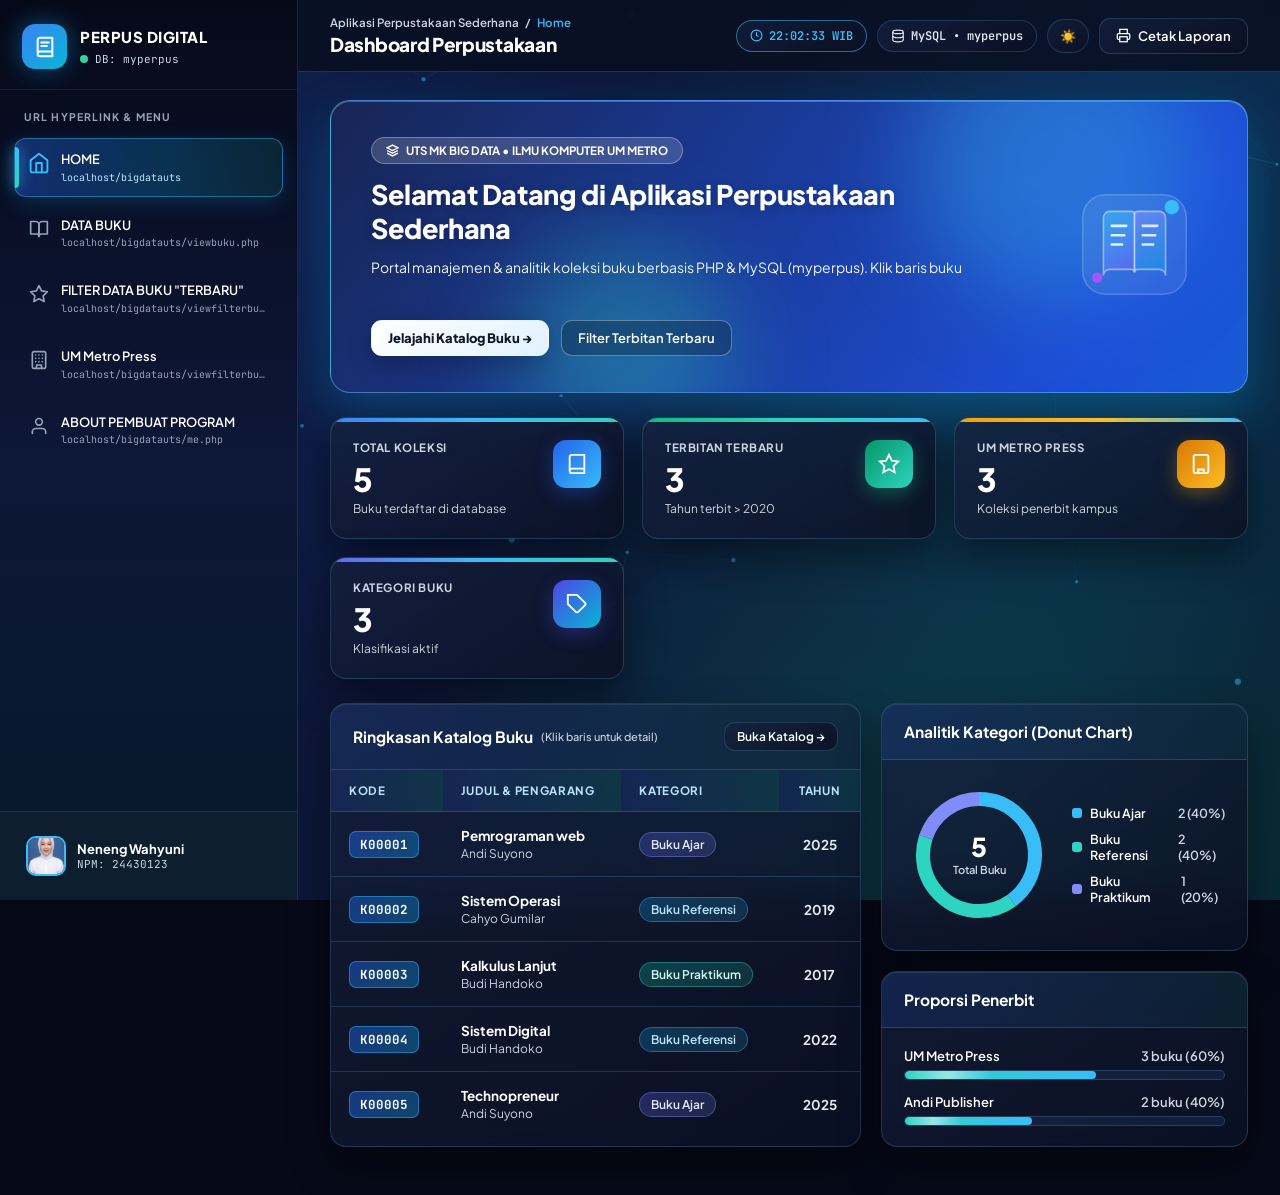
<file: index.html>
﻿<!DOCTYPE html>
<html lang="id">
<head>
    <meta charset="UTF-8">
    <meta name="viewport" content="width=device-width, initial-scale=1.0">
    <title>Aplikasi Perpustakaan Sederhana</title>
    <link rel="stylesheet" href="style.css">
</head>
<body>
<div class="app-shell">
<canvas id="bgParticles"></canvas>
<aside class="sidebar">
    <div class="sidebar-brand">
        <div class="brand-logo">
            <svg width="22" height="22" viewBox="0 0 24 24" fill="none" stroke="currentColor" stroke-width="2.2" stroke-linecap="round" stroke-linejoin="round">
                <path d="M4 19.5v-15A2.5 2.5 0 0 1 6.5 2H20v20H6.5a2.5 2.5 0 0 1 0-5H20"/>
                <path d="M8 7h8"/>
                <path d="M8 11h6"/>
            </svg>
        </div>
        <div class="brand-text">
            <h2>PERPUS DIGITAL</h2>
            <div class="brand-status">
                <span class="status-dot"></span>
                <span>DB: myperpus</span>
            </div>
        </div>
    </div>

    <nav class="sidebar-nav">
        <div class="nav-section-label">URL Hyperlink &amp; Menu</div>

        <a href="index.html" class="nav-item active">
            <svg class="nav-icon" viewBox="0 0 24 24" fill="none" stroke="currentColor" stroke-width="2" stroke-linecap="round" stroke-linejoin="round">
                <path d="m3 9 9-7 9 7v11a2 2 0 0 1-2 2H5a2 2 0 0 1-2-2z"/>
                <polyline points="9 22 9 12 15 12 15 22"/>
            </svg>
            <div class="nav-meta">
                <span class="nav-title">HOME</span>
                <span class="nav-url">localhost/bigdatauts</span>
            </div>
        </a>

        <a href="viewbuku.html" class="nav-item ">
            <svg class="nav-icon" viewBox="0 0 24 24" fill="none" stroke="currentColor" stroke-width="2" stroke-linecap="round" stroke-linejoin="round">
                <path d="M2 3h6a4 4 0 0 1 4 4v14a3 3 0 0 0-3-3H2z"/>
                <path d="M22 3h-6a4 4 0 0 0-4 4v14a3 3 0 0 1 3-3h7z"/>
            </svg>
            <div class="nav-meta">
                <span class="nav-title">DATA BUKU</span>
                <span class="nav-url">localhost/bigdatauts/viewbuku.php</span>
            </div>
        </a>

        <a href="viewfilterbukuterbaru.html" class="nav-item ">
            <svg class="nav-icon" viewBox="0 0 24 24" fill="none" stroke="currentColor" stroke-width="2" stroke-linecap="round" stroke-linejoin="round">
                <polygon points="12 2 15.09 8.26 22 9.27 17 14.14 18.18 21.02 12 17.77 5.82 21.02 7 14.14 2 9.27 8.91 8.26 12 2"/>
            </svg>
            <div class="nav-meta">
                <span class="nav-title">FILTER DATA BUKU "TERBARU"</span>
                <span class="nav-url">localhost/bigdatauts/viewfilterbukuterbaru.php</span>
            </div>
        </a>

        <a href="viewfilterbukuummetropress.html" class="nav-item ">
            <svg class="nav-icon" viewBox="0 0 24 24" fill="none" stroke="currentColor" stroke-width="2" stroke-linecap="round" stroke-linejoin="round">
                <rect x="4" y="2" width="16" height="20" rx="2" ry="2"/>
                <path d="M9 22v-4h6v4"/>
                <path d="M8 6h.01"/><path d="M16 6h.01"/>
                <path d="M12 6h.01"/><path d="M12 10h.01"/>
                <path d="M12 14h.01"/><path d="M16 10h.01"/>
                <path d="M16 14h.01"/><path d="M8 10h.01"/>
                <path d="M8 14h.01"/>
            </svg>
            <div class="nav-meta">
                <span class="nav-title">UM Metro Press</span>
                <span class="nav-url">localhost/bigdatauts/viewfilterbukuummetropress.php</span>
            </div>
        </a>

        <a href="me.html" class="nav-item ">
            <svg class="nav-icon" viewBox="0 0 24 24" fill="none" stroke="currentColor" stroke-width="2" stroke-linecap="round" stroke-linejoin="round">
                <path d="M20 21v-2a4 4 0 0 0-4-4H8a4 4 0 0 0-4 4v2"/>
                <circle cx="12" cy="7" r="4"/>
            </svg>
            <div class="nav-meta">
                <span class="nav-title">ABOUT PEMBUAT PROGRAM</span>
                <span class="nav-url">localhost/bigdatauts/me.php</span>
            </div>
        </a>
    </nav>

    <div class="sidebar-footer">
        <a href="me.html" class="mini-profile">
            <img src="profil.jpeg" alt="Neneng Wahyuni">
            <div class="mini-profile-info">
                <span class="mini-profile-name">Neneng Wahyuni</span>
                <span class="mini-profile-npm">NPM: 24430123</span>
            </div>
        </a>
    </div>
</aside>

<div class="main-workspace">
    <header class="topbar">
        <div class="topbar-left">
            <div class="breadcrumb">
                <span>Aplikasi Perpustakaan Sederhana</span>
                <span>/</span>
                <span style="color: var(--accent);">Home</span>
            </div>
            <div class="topbar-title">Dashboard Perpustakaan</div>
        </div>
        <div class="topbar-actions">
            <span class="pill-db pill-clock" id="liveClock">
                <svg width="13" height="13" viewBox="0 0 24 24" fill="none" stroke="currentColor" stroke-width="2.2">
                    <circle cx="12" cy="12" r="10"/><polyline points="12 6 12 12 16 14"/>
                </svg>
                <span id="clockText">--:--:--</span>
            </span>
            <span class="pill-db">
                <svg width="14" height="14" viewBox="0 0 24 24" fill="none" stroke="currentColor" stroke-width="2">
                    <ellipse cx="12" cy="5" rx="9" ry="3"/>
                    <path d="M21 12c0 1.66-4 3-9 3s-9-1.34-9-3"/>
                    <path d="M3 5v14c0 1.66 4 3 9 3s9-1.34 9-3V5"/>
                </svg>
                MySQL • myperpus
            </span>
            <button type="button" id="themeToggle" onclick="toggleTheme()" class="btn btn-outline btn-theme" title="Ganti Tema Gelap / Terang">
                <span id="themeIcon">☀️</span>
            </button>
            <button type="button" onclick="window.print()" class="btn btn-outline">
                <svg width="15" height="15" viewBox="0 0 24 24" fill="none" stroke="currentColor" stroke-width="2">
                    <polyline points="6 9 6 2 18 2 18 9"/>
                    <path d="M6 18H4a2 2 0 0 1-2-2v-5a2 2 0 0 1 2-2h16a2 2 0 0 1 2 2v5a2 2 0 0 1-2 2h-2"/>
                    <rect x="6" y="14" width="12" height="8"/>
                </svg>
                Cetak Laporan
            </button>
        </div>
    </header>
    <main class="content-body">

    <!-- Hero Banner -->
    <section class="hero-banner">
        <div class="hero-orb-1"></div>
        <div class="hero-orb-2"></div>

        <div class="hero-content">
            <div class="hero-tag">
                <svg width="13" height="13" viewBox="0 0 24 24" fill="none" stroke="currentColor" stroke-width="2.5">
                    <path d="M12 2L2 7l10 5 10-5-10-5z"/>
                    <path d="M2 17l10 5 10-5"/>
                    <path d="M2 12l10 5 10-5"/>
                </svg>
                UTS MK BIG DATA • ILMU KOMPUTER UM METRO
            </div>
            <h1>Selamat Datang di Aplikasi Perpustakaan Sederhana</h1>
            <p id="typewriterText" data-text="Portal manajemen & analitik koleksi buku berbasis PHP & MySQL (myperpus). Klik baris buku untuk detail interaktif atau jelajahi filter relasional."></p>
            <div class="hero-actions">
                <a href="viewbuku.html" class="btn btn-hero-light">Jelajahi Katalog Buku →</a>
                <a href="viewfilterbukuterbaru.html" class="btn btn-hero-glass">Filter Terbitan Terbaru</a>
            </div>
        </div>

        <div class="hero-visual">
            <svg width="145" height="145" viewBox="0 0 140 140" fill="none" xmlns="http://www.w3.org/2000/svg">
                <rect x="20" y="22" width="100" height="96" rx="22" fill="rgba(255,255,255,0.08)" stroke="rgba(255,255,255,0.2)" stroke-width="1.5"/>
                <path d="M40 44C40 40.6863 42.6863 38 46 38H67C68.6569 38 70 39.3431 70 41V97C70 95.3431 68.6569 94 67 94H46C42.6863 94 40 96.6863 40 100V44Z" fill="url(#bookGrad1)" stroke="rgba(255,255,255,0.45)" stroke-width="1.5"/>
                <path d="M100 44C100 40.6863 97.3137 38 94 38H73C71.3431 38 70 39.3431 70 41V97C70 95.3431 71.3431 94 73 94H94C97.3137 94 100 96.6863 100 100V44Z" fill="url(#bookGrad2)" stroke="rgba(255,255,255,0.45)" stroke-width="1.5"/>
                <path d="M48 52H62M48 61H60M48 70H58" stroke="#E0F2FE" stroke-width="2.5" stroke-linecap="round"/>
                <path d="M78 52H92M78 61H90M78 70H88" stroke="#E0E7FF" stroke-width="2.5" stroke-linecap="round"/>
                <circle cx="106" cy="34" r="7" fill="#38BDF8"/>
                <circle cx="34" cy="102" r="5" fill="#A855F7"/>
                <defs>
                    <linearGradient id="bookGrad1" x1="40" y1="38" x2="70" y2="97" gradientUnits="userSpaceOnUse">
                        <stop stop-color="#38BDF8" stop-opacity="0.6"/>
                        <stop offset="1" stop-color="#6366F1" stop-opacity="0.8"/>
                    </linearGradient>
                    <linearGradient id="bookGrad2" x1="70" y1="38" x2="100" y2="97" gradientUnits="userSpaceOnUse">
                        <stop stop-color="#818CF8" stop-opacity="0.65"/>
                        <stop offset="1" stop-color="#0EA5E9" stop-opacity="0.5"/>
                    </linearGradient>
                </defs>
            </svg>
        </div>
    </section>

    <!-- 4 KPI Metrics (Spotlight + Count-Up) -->
    <section class="kpi-grid">
        <div class="kpi-card spotlight-card">
            <div>
                <div class="kpi-label">Total Koleksi</div>
                <div class="kpi-value" data-count="5">0</div>
                <div class="kpi-sub">Buku terdaftar di database</div>
            </div>
            <div class="kpi-icon-box bg-indigo">
                <svg width="22" height="22" viewBox="0 0 24 24" fill="none" stroke="currentColor" stroke-width="2">
                    <path d="M4 19.5v-15A2.5 2.5 0 0 1 6.5 2H20v20H6.5a2.5 2.5 0 0 1 0-5H20"/>
                </svg>
            </div>
        </div>

        <div class="kpi-card spotlight-card">
            <div>
                <div class="kpi-label">Terbitan Terbaru</div>
                <div class="kpi-value" data-count="3">0</div>
                <div class="kpi-sub">Tahun terbit &gt; 2020</div>
            </div>
            <div class="kpi-icon-box bg-emerald">
                <svg width="22" height="22" viewBox="0 0 24 24" fill="none" stroke="currentColor" stroke-width="2">
                    <polygon points="12 2 15.09 8.26 22 9.27 17 14.14 18.18 21.02 12 17.77 5.82 21.02 7 14.14 2 9.27 8.91 8.26 12 2"/>
                </svg>
            </div>
        </div>

        <div class="kpi-card spotlight-card">
            <div>
                <div class="kpi-label">UM Metro Press</div>
                <div class="kpi-value" data-count="3">0</div>
                <div class="kpi-sub">Koleksi penerbit kampus</div>
            </div>
            <div class="kpi-icon-box bg-amber">
                <svg width="22" height="22" viewBox="0 0 24 24" fill="none" stroke="currentColor" stroke-width="2">
                    <rect x="4" y="2" width="16" height="20" rx="2"/>
                    <path d="M9 22v-4h6v4"/>
                </svg>
            </div>
        </div>

        <div class="kpi-card spotlight-card">
            <div>
                <div class="kpi-label">Kategori Buku</div>
                <div class="kpi-value" data-count="3">0</div>
                <div class="kpi-sub">Klasifikasi aktif</div>
            </div>
            <div class="kpi-icon-box bg-cyan">
                <svg width="22" height="22" viewBox="0 0 24 24" fill="none" stroke="currentColor" stroke-width="2">
                    <path d="M20.59 13.41l-7.17 7.17a2 2 0 0 1-2.83 0L2 12V2h10l8.59 8.59a2 2 0 0 1 0 2.82z"/>
                    <line x1="7" y1="7" x2="7.01" y2="7"/>
                </svg>
            </div>
        </div>
    </section>

    <!-- Bento Grid: Preview Table + Animated Donut Chart & Bars -->
    <section class="bento-grid">
        <div class="surface-card" style="margin-bottom: 0;">
            <div class="card-head">
                <h3>Ringkasan Katalog Buku <span style="font-size: 11px; color: var(--text-muted); font-weight: 500;">(Klik baris untuk detail)</span></h3>
                <a href="viewbuku.html" class="btn btn-outline" style="padding: 6px 12px; font-size: 12px;">Buka Katalog →</a>
            </div>
            <div class="table-responsive">
                <table>
                    <thead>
                        <tr>
                            <th>Kode</th>
                            <th>Judul &amp; Pengarang</th>
                            <th>Kategori</th>
                            <th style="text-align: center;">Tahun</th>
                        </tr>
                    </thead>
                    <tbody>
                                                                                    <tr data-book='{&quot;id&quot;:&quot;1&quot;,&quot;kode_buku&quot;:&quot;K00001&quot;,&quot;judul_buku&quot;:&quot;Pemrograman web&quot;,&quot;pengarang&quot;:&quot;Andi Suyono&quot;,&quot;penerbit&quot;:&quot;UM Metro Press&quot;,&quot;tahun_terbit&quot;:&quot;2025&quot;,&quot;nama_kategori_buku&quot;:&quot;Buku Ajar&quot;}' onclick="openBookModal(this)">
                                    <td><span class="code-badge">K00001</span></td>
                                    <td>
                                        <div class="book-title">Pemrograman web</div>
                                        <div style="font-size: 12px; color: var(--text-muted); margin-top: 2px;">Andi Suyono</div>
                                    </td>
                                    <td>
                                        <span class="badge badge-ajar">
                                            Buku Ajar                                        </span>
                                    </td>
                                    <td style="text-align: center; font-weight: 700;">2025</td>
                                </tr>
                                                            <tr data-book='{&quot;id&quot;:&quot;2&quot;,&quot;kode_buku&quot;:&quot;K00002&quot;,&quot;judul_buku&quot;:&quot;Sistem Operasi&quot;,&quot;pengarang&quot;:&quot;Cahyo Gumilar&quot;,&quot;penerbit&quot;:&quot;UM Metro Press&quot;,&quot;tahun_terbit&quot;:&quot;2019&quot;,&quot;nama_kategori_buku&quot;:&quot;Buku Referensi&quot;}' onclick="openBookModal(this)">
                                    <td><span class="code-badge">K00002</span></td>
                                    <td>
                                        <div class="book-title">Sistem Operasi</div>
                                        <div style="font-size: 12px; color: var(--text-muted); margin-top: 2px;">Cahyo Gumilar</div>
                                    </td>
                                    <td>
                                        <span class="badge badge-ref">
                                            Buku Referensi                                        </span>
                                    </td>
                                    <td style="text-align: center; font-weight: 700;">2019</td>
                                </tr>
                                                            <tr data-book='{&quot;id&quot;:&quot;3&quot;,&quot;kode_buku&quot;:&quot;K00003&quot;,&quot;judul_buku&quot;:&quot;Kalkulus Lanjut&quot;,&quot;pengarang&quot;:&quot;Budi Handoko&quot;,&quot;penerbit&quot;:&quot;Andi Publisher&quot;,&quot;tahun_terbit&quot;:&quot;2017&quot;,&quot;nama_kategori_buku&quot;:&quot;Buku Praktikum&quot;}' onclick="openBookModal(this)">
                                    <td><span class="code-badge">K00003</span></td>
                                    <td>
                                        <div class="book-title">Kalkulus Lanjut</div>
                                        <div style="font-size: 12px; color: var(--text-muted); margin-top: 2px;">Budi Handoko</div>
                                    </td>
                                    <td>
                                        <span class="badge badge-prak">
                                            Buku Praktikum                                        </span>
                                    </td>
                                    <td style="text-align: center; font-weight: 700;">2017</td>
                                </tr>
                                                            <tr data-book='{&quot;id&quot;:&quot;4&quot;,&quot;kode_buku&quot;:&quot;K00004&quot;,&quot;judul_buku&quot;:&quot;Sistem Digital&quot;,&quot;pengarang&quot;:&quot;Budi Handoko&quot;,&quot;penerbit&quot;:&quot;Andi Publisher&quot;,&quot;tahun_terbit&quot;:&quot;2022&quot;,&quot;nama_kategori_buku&quot;:&quot;Buku Referensi&quot;}' onclick="openBookModal(this)">
                                    <td><span class="code-badge">K00004</span></td>
                                    <td>
                                        <div class="book-title">Sistem Digital</div>
                                        <div style="font-size: 12px; color: var(--text-muted); margin-top: 2px;">Budi Handoko</div>
                                    </td>
                                    <td>
                                        <span class="badge badge-ref">
                                            Buku Referensi                                        </span>
                                    </td>
                                    <td style="text-align: center; font-weight: 700;">2022</td>
                                </tr>
                                                            <tr data-book='{&quot;id&quot;:&quot;5&quot;,&quot;kode_buku&quot;:&quot;K00005&quot;,&quot;judul_buku&quot;:&quot;Technopreneur&quot;,&quot;pengarang&quot;:&quot;Andi Suyono&quot;,&quot;penerbit&quot;:&quot;UM Metro Press&quot;,&quot;tahun_terbit&quot;:&quot;2025&quot;,&quot;nama_kategori_buku&quot;:&quot;Buku Ajar&quot;}' onclick="openBookModal(this)">
                                    <td><span class="code-badge">K00005</span></td>
                                    <td>
                                        <div class="book-title">Technopreneur</div>
                                        <div style="font-size: 12px; color: var(--text-muted); margin-top: 2px;">Andi Suyono</div>
                                    </td>
                                    <td>
                                        <span class="badge badge-ajar">
                                            Buku Ajar                                        </span>
                                    </td>
                                    <td style="text-align: center; font-weight: 700;">2025</td>
                                </tr>
                                                                        </tbody>
                </table>
            </div>
        </div>

        <div style="display: flex; flex-direction: column; gap: 20px;">
            <!-- Animated SVG Donut Chart -->
            <div class="surface-card spotlight-card" style="margin-bottom: 0;">
                <div class="card-head">
                    <h3>Analitik Kategori (Donut Chart)</h3>
                </div>
                <div class="card-pad">
                                        <div class="donut-wrap">
                        <div class="donut-svg-box">
                            <svg width="150" height="150" viewBox="0 0 150 150" style="transform: rotate(-90deg);">
                                <circle cx="75" cy="75" r="56" fill="none" stroke="rgba(148,163,184,0.15)" stroke-width="14"/>
                                                                <circle class="donut-segment"
                                    cx="75" cy="75" r="56"
                                    fill="none"
                                    stroke="#38bdf8"
                                    stroke-width="14"
                                    stroke-dasharray="140.74335088082 351.85837720206"
                                    stroke-dashoffset="-351.85837720206"
                                    data-target-offset="0"
                                    stroke-linecap="butt">
                                    <title>Buku Ajar: 2 buku</title>
                                </circle>
                                                                <circle class="donut-segment"
                                    cx="75" cy="75" r="56"
                                    fill="none"
                                    stroke="#2dd4bf"
                                    stroke-width="14"
                                    stroke-dasharray="140.74335088082 351.85837720206"
                                    stroke-dashoffset="-351.85837720206"
                                    data-target-offset="-140.74335088082"
                                    stroke-linecap="butt">
                                    <title>Buku Referensi: 2 buku</title>
                                </circle>
                                                                <circle class="donut-segment"
                                    cx="75" cy="75" r="56"
                                    fill="none"
                                    stroke="#818cf8"
                                    stroke-width="14"
                                    stroke-dasharray="70.371675440411 351.85837720206"
                                    stroke-dashoffset="-351.85837720206"
                                    data-target-offset="-281.48670176165"
                                    stroke-linecap="butt">
                                    <title>Buku Praktikum: 1 buku</title>
                                </circle>
                                                            </svg>
                            <div class="donut-center">
                                <strong data-count="5">0</strong>
                                <span>Total Buku</span>
                            </div>
                        </div>

                        <div class="donut-legend">
                                                            <div class="legend-row">
                                    <div class="legend-left">
                                        <span class="legend-dot" style="background: #38bdf8;"></span>
                                        <span>Buku Ajar</span>
                                    </div>
                                    <span style="color: var(--text-muted);">2 (40%)</span>
                                </div>
                                                            <div class="legend-row">
                                    <div class="legend-left">
                                        <span class="legend-dot" style="background: #2dd4bf;"></span>
                                        <span>Buku Referensi</span>
                                    </div>
                                    <span style="color: var(--text-muted);">2 (40%)</span>
                                </div>
                                                            <div class="legend-row">
                                    <div class="legend-left">
                                        <span class="legend-dot" style="background: #818cf8;"></span>
                                        <span>Buku Praktikum</span>
                                    </div>
                                    <span style="color: var(--text-muted);">1 (20%)</span>
                                </div>
                                                    </div>
                    </div>
                </div>
            </div>

            <!-- Proporsi Penerbit -->
            <div class="surface-card spotlight-card" style="margin-bottom: 0;">
                <div class="card-head">
                    <h3>Proporsi Penerbit</h3>
                </div>
                <div class="card-pad">
                                                                    <div class="dist-item">
                            <div class="dist-top">
                                <span>UM Metro Press</span>
                                <span style="color: var(--text-muted);">3 buku (60%)</span>
                            </div>
                            <div class="dist-track">
                                <div class="dist-fill" data-width="60%" style="background: linear-gradient(90deg, #2dd4bf, #38bdf8);"></div>
                            </div>
                        </div>
                                                                    <div class="dist-item">
                            <div class="dist-top">
                                <span>Andi Publisher</span>
                                <span style="color: var(--text-muted);">2 buku (40%)</span>
                            </div>
                            <div class="dist-track">
                                <div class="dist-fill" data-width="40%" style="background: linear-gradient(90deg, #2dd4bf, #38bdf8);"></div>
                            </div>
                        </div>
                                    </div>
            </div>
        </div>
    </section>

    </main>
</div>
</div>

<!-- Book Detail Interactive Modal -->
<div class="modal-backdrop" id="bookModal" onclick="if(event.target===this) closeBookModal()">
    <div class="modal-box">
        <div class="modal-top">
            <div>
                <span class="code-badge" id="mKode" style="margin-bottom: 8px;">K00001</span>
                <h3 id="mJudul" style="font-size: 20px; font-weight: 800; color: var(--text-main);">Judul Buku</h3>
            </div>
            <button type="button" class="modal-close" onclick="closeBookModal()">&times;</button>
        </div>
        <div class="modal-grid">
            <div class="modal-cell">
                <span>ID Record</span>
                <strong id="mId">#1</strong>
            </div>
            <div class="modal-cell">
                <span>Tahun Terbit</span>
                <strong id="mTahun">2025</strong>
            </div>
            <div class="modal-cell">
                <span>Pengarang</span>
                <strong id="mPengarang">-</strong>
            </div>
            <div class="modal-cell">
                <span>Penerbit</span>
                <strong id="mPenerbit">-</strong>
            </div>
            <div class="modal-cell" style="grid-column: span 2;">
                <span>Kategori Buku</span>
                <strong id="mKategori">-</strong>
            </div>
        </div>
        <div style="margin-top: 20px; text-align: right;">
            <button type="button" class="btn btn-outline" onclick="closeBookModal()">Tutup Detail</button>
        </div>
    </div>
</div>

<script>
// 1. Theme Persistence (Midnight Aurora Glassmorphism Default vs Optional Light)
(function initTheme() {
    const saved = localStorage.getItem('perpusThemeV3');
    const icon = document.getElementById('themeIcon');
    if (saved === 'light') {
        document.body.classList.add('theme-light');
        if (icon) icon.textContent = '🌙';
    } else {
        if (icon) icon.textContent = '☀️';
    }
})();

function toggleTheme() {
    document.body.classList.toggle('theme-light');
    const isLight = document.body.classList.contains('theme-light');
    localStorage.setItem('perpusThemeV3', isLight ? 'light' : 'dark');
    const icon = document.getElementById('themeIcon');
    if (icon) icon.textContent = isLight ? '🌙' : '☀️';
}

// 2. Live Clock WIB
function updateClock() {
    const el = document.getElementById('clockText');
    if (!el) return;
    const now = new Date();
    const pad = n => String(n).padStart(2, '0');
    el.textContent = `${pad(now.getHours())}:${pad(now.getMinutes())}:${pad(now.getSeconds())} WIB`;
}
updateClock();
setInterval(updateClock, 1000);

// 3. Interactive Big Data Particle Mesh Canvas
(function initParticles() {
    const canvas = document.getElementById('bgParticles');
    if (!canvas) return;
    const ctx = canvas.getContext('2d');
    let w, h, particles = [];
    const mouse = { x: null, y: null };

    function resize() {
        w = canvas.width = window.innerWidth;
        h = canvas.height = window.innerHeight;
    }
    resize();
    window.addEventListener('resize', resize);
    window.addEventListener('mousemove', e => { mouse.x = e.clientX; mouse.y = e.clientY; });

    const count = Math.min(55, Math.floor((window.innerWidth * window.innerHeight) / 24000));
    for (let i = 0; i < count; i++) {
        particles.push({
            x: Math.random() * w,
            y: Math.random() * h,
            vx: (Math.random() - 0.5) * 0.55,
            vy: (Math.random() - 0.5) * 0.55,
            r: Math.random() * 2 + 1.2
        });
    }

    function animate() {
        ctx.clearRect(0, 0, w, h);
        const isLight = document.body.classList.contains('theme-light');
        const dotColor = isLight ? 'rgba(2, 132, 199, 0.28)' : 'rgba(56, 189, 248, 0.48)';
        const lineRgb  = isLight ? '2, 132, 199' : '45, 212, 191';

        for (let i = 0; i < particles.length; i++) {
            const p = particles[i];
            p.x += p.vx;
            p.y += p.vy;
            if (p.x < 0 || p.x > w) p.vx *= -1;
            if (p.y < 0 || p.y > h) p.vy *= -1;

            ctx.beginPath();
            ctx.arc(p.x, p.y, p.r, 0, Math.PI * 2);
            ctx.fillStyle = dotColor;
            ctx.fill();

            for (let j = i + 1; j < particles.length; j++) {
                const q = particles[j];
                const dx = p.x - q.x, dy = p.y - q.y;
                const dist = Math.hypot(dx, dy);
                if (dist < 135) {
                    ctx.beginPath();
                    ctx.moveTo(p.x, p.y);
                    ctx.lineTo(q.x, q.y);
                    ctx.strokeStyle = `rgba(${lineRgb}, ${(1 - dist / 135) * 0.18})`;
                    ctx.lineWidth = 1;
                    ctx.stroke();
                }
            }

            if (mouse.x !== null) {
                const md = Math.hypot(p.x - mouse.x, p.y - mouse.y);
                if (md < 140) {
                    ctx.beginPath();
                    ctx.moveTo(p.x, p.y);
                    ctx.lineTo(mouse.x, mouse.y);
                    ctx.strokeStyle = `rgba(56, 189, 248, ${(1 - md / 140) * 0.3})`;
                    ctx.lineWidth = 1;
                    ctx.stroke();
                }
            }
        }
        requestAnimationFrame(animate);
    }
    animate();
})();

// 4. DOM Ready: Count-Up, Donut Chart, Bars, Typewriter, Spotlight & 3D Tilt
document.addEventListener('DOMContentLoaded', () => {
    // Count-Up KPI
    document.querySelectorAll('[data-count]').forEach(el => {
        const target = parseInt(el.getAttribute('data-count'), 10) || 0;
        const duration = 750;
        const start = performance.now();
        function step(now) {
            const p = Math.min((now - start) / duration, 1);
            const eased = 1 - Math.pow(1 - p, 3);
            el.textContent = Math.round(target * eased).toLocaleString('id-ID');
            if (p < 1) requestAnimationFrame(step);
            else el.textContent = target.toLocaleString('id-ID');
        }
        requestAnimationFrame(step);
    });

    // Progress Bars & SVG Donut Segments
    setTimeout(() => {
        document.querySelectorAll('.dist-fill[data-width]').forEach(bar => {
            bar.style.width = bar.getAttribute('data-width');
        });
        document.querySelectorAll('.donut-segment[data-target-offset]').forEach(seg => {
            seg.style.strokeDashoffset = seg.getAttribute('data-target-offset');
        });
    }, 150);

    // Typewriter Hero Subtitle
    const tw = document.getElementById('typewriterText');
    if (tw) {
        const full = tw.getAttribute('data-text') || '';
        let idx = 0;
        function typeNext() {
            if (idx <= full.length) {
                tw.textContent = full.slice(0, idx);
                idx++;
                setTimeout(typeNext, 14);
            }
        }
        typeNext();
    }

    // Cursor Spotlight on Cards
    document.querySelectorAll('.spotlight-card').forEach(card => {
        card.addEventListener('mousemove', e => {
            const rect = card.getBoundingClientRect();
            card.style.setProperty('--mx', (e.clientX - rect.left) + 'px');
            card.style.setProperty('--my', (e.clientY - rect.top) + 'px');
        });
    });

    // 3D Tilt on Profile Card (me.php)
    const tiltCard = document.getElementById('tiltProfileCard');
    if (tiltCard) {
        tiltCard.addEventListener('mousemove', e => {
            const r = tiltCard.getBoundingClientRect();
            const x = (e.clientX - r.left) / r.width - 0.5;
            const y = (e.clientY - r.top) / r.height - 0.5;
            tiltCard.style.transform = `perspective(700px) rotateY(${x * 8}deg) rotateX(${-y * 8}deg) translateY(-3px)`;
        });
        tiltCard.addEventListener('mouseleave', () => {
            tiltCard.style.transform = 'perspective(700px) rotateY(0deg) rotateX(0deg)';
        });
    }
});

// 5. Book Detail Modal
function openBookModal(tr) {
    try {
        const data = JSON.parse(tr.getAttribute('data-book'));
        document.getElementById('mKode').textContent = data.kode_buku || '-';
        document.getElementById('mJudul').textContent = data.judul_buku || '-';
        document.getElementById('mId').textContent = '#' + (data.id || '-');
        document.getElementById('mTahun').textContent = data.tahun_terbit || '-';
        document.getElementById('mPengarang').textContent = data.pengarang || '-';
        document.getElementById('mPenerbit').textContent = data.penerbit || '-';
        document.getElementById('mKategori').textContent = data.nama_kategori_buku || 'Koleksi Perpustakaan';
        document.getElementById('bookModal').classList.add('open');
    } catch (err) {}
}

function closeBookModal() {
    document.getElementById('bookModal').classList.remove('open');
}

// 6. Interactive Table Column Sorting
const sortState = {};
function sortTable(tableId, colIdx, isNumeric) {
    const table = document.getElementById(tableId);
    if (!table) return;
    const tbody = table.querySelector('tbody');
    const rows = Array.from(tbody.querySelectorAll('tr[data-row]'));
    const key = `${tableId}_${colIdx}`;
    sortState[key] = !sortState[key];
    const asc = sortState[key];

    rows.sort((a, b) => {
        let va = a.cells[colIdx].textContent.replace(/[#✓]/g, '').trim();
        let vb = b.cells[colIdx].textContent.replace(/[#✓]/g, '').trim();
        if (isNumeric) {
            return asc ? (parseFloat(va) - parseFloat(vb)) : (parseFloat(vb) - parseFloat(va));
        }
        return asc ? va.localeCompare(vb) : vb.localeCompare(va);
    });

    rows.forEach(r => tbody.appendChild(r));
}

// 7. SQL Inspector Toggle & Copy
function toggleSql() {
    const body = document.getElementById('sqlBody');
    const icon = document.getElementById('sqlToggleText');
    if (!body) return;
    body.classList.toggle('open');
    if (icon) icon.textContent = body.classList.contains('open') ? 'Sembunyikan ▲' : 'Tampilkan SQL ▼';
}

function copySql(btn) {
    const pre = btn.parentElement.querySelector('pre');
    if (!pre) return;
    navigator.clipboard.writeText(pre.textContent).then(() => {
        const old = btn.textContent;
        btn.textContent = '✓ Tersalin!';
        setTimeout(() => btn.textContent = old, 1500);
    });
}

// 8. Realtime Search & Category Pills
function filterTable(inputId, tableId, countId) {
    const input = document.getElementById(inputId);
    const table = document.getElementById(tableId);
    if (!input || !table) return;
    const query = input.value.toLowerCase();
    const rows = table.querySelectorAll('tbody tr[data-row]');
    let visible = 0;

    rows.forEach(row => {
        const text = row.textContent.toLowerCase();
        const activeCat = window.activeCategoryFilter || 'all';
        const rowCat = (row.getAttribute('data-category') || '').toLowerCase();
        if (text.indexOf(query) > -1 && (activeCat === 'all' || rowCat === activeCat.toLowerCase())) {
            row.style.display = '';
            visible++;
        } else {
            row.style.display = 'none';
        }
    });

    const countEl = document.getElementById(countId);
    if (countEl) countEl.textContent = visible;
}

function setCategoryFilter(cat, btnEl, inputId, tableId, countId) {
    window.activeCategoryFilter = cat;
    document.querySelectorAll('.pill-btn').forEach(b => b.classList.remove('active'));
    if (btnEl) btnEl.classList.add('active');
    filterTable(inputId, tableId, countId);
}
</script>
</body>
</html>
</file>
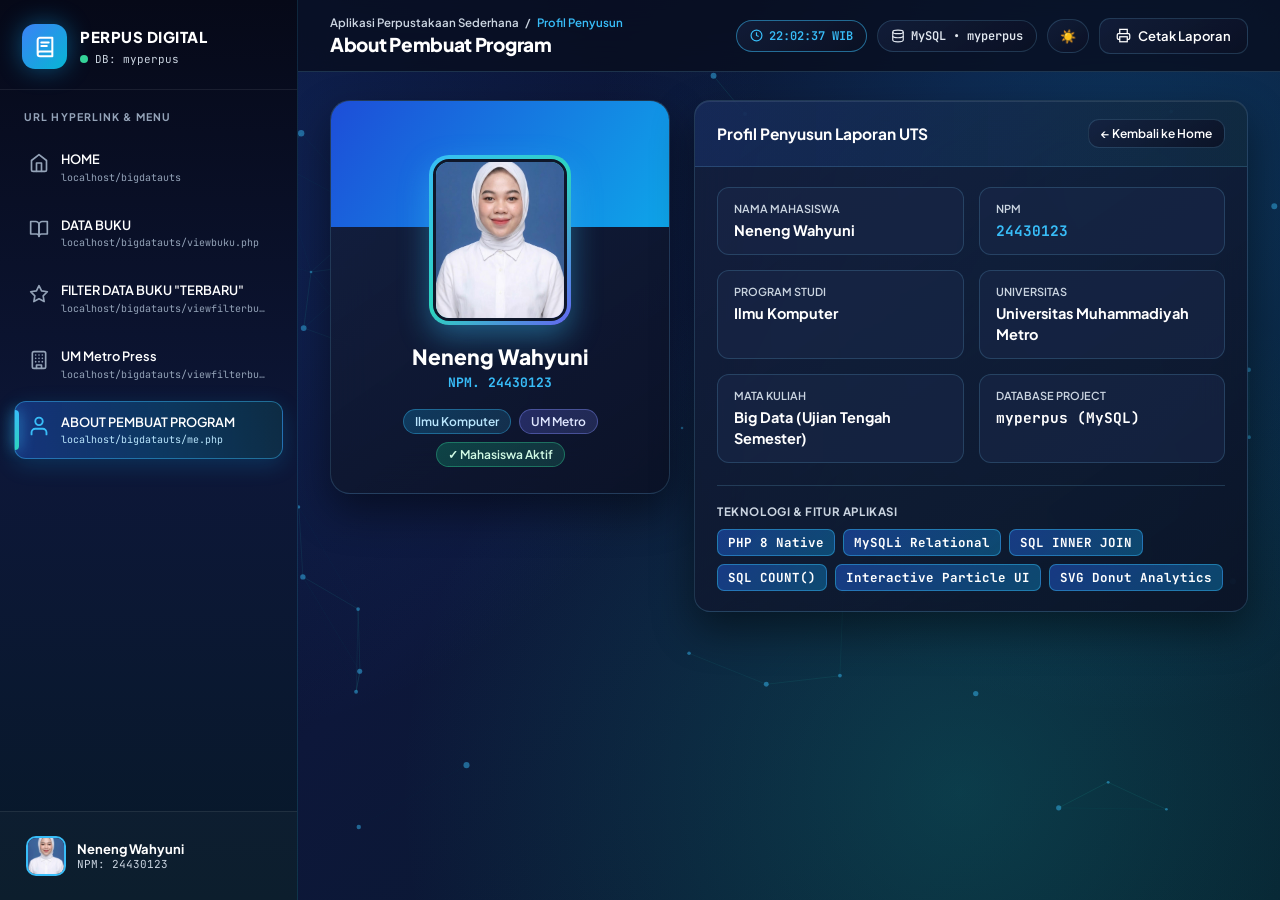
<file: me.html>
﻿<!DOCTYPE html>
<html lang="id">
<head>
    <meta charset="UTF-8">
    <meta name="viewport" content="width=device-width, initial-scale=1.0">
    <title>About Pembuat Program - Neneng Wahyuni</title>
    <link rel="stylesheet" href="style.css">
</head>
<body>
<div class="app-shell">
<canvas id="bgParticles"></canvas>
<aside class="sidebar">
    <div class="sidebar-brand">
        <div class="brand-logo">
            <svg width="22" height="22" viewBox="0 0 24 24" fill="none" stroke="currentColor" stroke-width="2.2" stroke-linecap="round" stroke-linejoin="round">
                <path d="M4 19.5v-15A2.5 2.5 0 0 1 6.5 2H20v20H6.5a2.5 2.5 0 0 1 0-5H20"/>
                <path d="M8 7h8"/>
                <path d="M8 11h6"/>
            </svg>
        </div>
        <div class="brand-text">
            <h2>PERPUS DIGITAL</h2>
            <div class="brand-status">
                <span class="status-dot"></span>
                <span>DB: myperpus</span>
            </div>
        </div>
    </div>

    <nav class="sidebar-nav">
        <div class="nav-section-label">URL Hyperlink &amp; Menu</div>

        <a href="index.html" class="nav-item ">
            <svg class="nav-icon" viewBox="0 0 24 24" fill="none" stroke="currentColor" stroke-width="2" stroke-linecap="round" stroke-linejoin="round">
                <path d="m3 9 9-7 9 7v11a2 2 0 0 1-2 2H5a2 2 0 0 1-2-2z"/>
                <polyline points="9 22 9 12 15 12 15 22"/>
            </svg>
            <div class="nav-meta">
                <span class="nav-title">HOME</span>
                <span class="nav-url">localhost/bigdatauts</span>
            </div>
        </a>

        <a href="viewbuku.html" class="nav-item ">
            <svg class="nav-icon" viewBox="0 0 24 24" fill="none" stroke="currentColor" stroke-width="2" stroke-linecap="round" stroke-linejoin="round">
                <path d="M2 3h6a4 4 0 0 1 4 4v14a3 3 0 0 0-3-3H2z"/>
                <path d="M22 3h-6a4 4 0 0 0-4 4v14a3 3 0 0 1 3-3h7z"/>
            </svg>
            <div class="nav-meta">
                <span class="nav-title">DATA BUKU</span>
                <span class="nav-url">localhost/bigdatauts/viewbuku.php</span>
            </div>
        </a>

        <a href="viewfilterbukuterbaru.html" class="nav-item ">
            <svg class="nav-icon" viewBox="0 0 24 24" fill="none" stroke="currentColor" stroke-width="2" stroke-linecap="round" stroke-linejoin="round">
                <polygon points="12 2 15.09 8.26 22 9.27 17 14.14 18.18 21.02 12 17.77 5.82 21.02 7 14.14 2 9.27 8.91 8.26 12 2"/>
            </svg>
            <div class="nav-meta">
                <span class="nav-title">FILTER DATA BUKU "TERBARU"</span>
                <span class="nav-url">localhost/bigdatauts/viewfilterbukuterbaru.php</span>
            </div>
        </a>

        <a href="viewfilterbukuummetropress.html" class="nav-item ">
            <svg class="nav-icon" viewBox="0 0 24 24" fill="none" stroke="currentColor" stroke-width="2" stroke-linecap="round" stroke-linejoin="round">
                <rect x="4" y="2" width="16" height="20" rx="2" ry="2"/>
                <path d="M9 22v-4h6v4"/>
                <path d="M8 6h.01"/><path d="M16 6h.01"/>
                <path d="M12 6h.01"/><path d="M12 10h.01"/>
                <path d="M12 14h.01"/><path d="M16 10h.01"/>
                <path d="M16 14h.01"/><path d="M8 10h.01"/>
                <path d="M8 14h.01"/>
            </svg>
            <div class="nav-meta">
                <span class="nav-title">UM Metro Press</span>
                <span class="nav-url">localhost/bigdatauts/viewfilterbukuummetropress.php</span>
            </div>
        </a>

        <a href="me.html" class="nav-item active">
            <svg class="nav-icon" viewBox="0 0 24 24" fill="none" stroke="currentColor" stroke-width="2" stroke-linecap="round" stroke-linejoin="round">
                <path d="M20 21v-2a4 4 0 0 0-4-4H8a4 4 0 0 0-4 4v2"/>
                <circle cx="12" cy="7" r="4"/>
            </svg>
            <div class="nav-meta">
                <span class="nav-title">ABOUT PEMBUAT PROGRAM</span>
                <span class="nav-url">localhost/bigdatauts/me.php</span>
            </div>
        </a>
    </nav>

    <div class="sidebar-footer">
        <a href="me.html" class="mini-profile">
            <img src="profil.jpeg" alt="Neneng Wahyuni">
            <div class="mini-profile-info">
                <span class="mini-profile-name">Neneng Wahyuni</span>
                <span class="mini-profile-npm">NPM: 24430123</span>
            </div>
        </a>
    </div>
</aside>

<div class="main-workspace">
    <header class="topbar">
        <div class="topbar-left">
            <div class="breadcrumb">
                <span>Aplikasi Perpustakaan Sederhana</span>
                <span>/</span>
                <span style="color: var(--accent);">Profil Penyusun</span>
            </div>
            <div class="topbar-title">About Pembuat Program</div>
        </div>
        <div class="topbar-actions">
            <span class="pill-db pill-clock" id="liveClock">
                <svg width="13" height="13" viewBox="0 0 24 24" fill="none" stroke="currentColor" stroke-width="2.2">
                    <circle cx="12" cy="12" r="10"/><polyline points="12 6 12 12 16 14"/>
                </svg>
                <span id="clockText">--:--:--</span>
            </span>
            <span class="pill-db">
                <svg width="14" height="14" viewBox="0 0 24 24" fill="none" stroke="currentColor" stroke-width="2">
                    <ellipse cx="12" cy="5" rx="9" ry="3"/>
                    <path d="M21 12c0 1.66-4 3-9 3s-9-1.34-9-3"/>
                    <path d="M3 5v14c0 1.66 4 3 9 3s9-1.34 9-3V5"/>
                </svg>
                MySQL • myperpus
            </span>
            <button type="button" id="themeToggle" onclick="toggleTheme()" class="btn btn-outline btn-theme" title="Ganti Tema Gelap / Terang">
                <span id="themeIcon">☀️</span>
            </button>
            <button type="button" onclick="window.print()" class="btn btn-outline">
                <svg width="15" height="15" viewBox="0 0 24 24" fill="none" stroke="currentColor" stroke-width="2">
                    <polyline points="6 9 6 2 18 2 18 9"/>
                    <path d="M6 18H4a2 2 0 0 1-2-2v-5a2 2 0 0 1 2-2h16a2 2 0 0 1 2 2v5a2 2 0 0 1-2 2h-2"/>
                    <rect x="6" y="14" width="12" height="8"/>
                </svg>
                Cetak Laporan
            </button>
        </div>
    </header>
    <main class="content-body">

    <section class="profile-layout">
        <!-- Kartu Foto & Identitas Utama (3D Tilt + Spotlight) -->
        <div class="profile-card spotlight-card" id="tiltProfileCard">
            <div class="profile-cover"></div>
            <div class="profile-avatar-wrap">
                <img src="profil.jpeg" alt="Foto Neneng Wahyuni" class="profile-avatar">
            </div>
            <div class="profile-name">Neneng Wahyuni</div>
            <div class="profile-npm">NPM. 24430123</div>

            <div class="profile-badges">
                <span class="badge badge-ref">Ilmu Komputer</span>
                <span class="badge badge-ajar">UM Metro</span>
                <span class="badge badge-year-new">✓ Mahasiswa Aktif</span>
            </div>
        </div>

        <!-- Kartu Detail Akademik & Project Info -->
        <div class="surface-card spotlight-card" style="margin-bottom: 0;">
            <div class="card-head">
                <h3>Profil Penyusun Laporan UTS</h3>
                <a href="index.html" class="btn btn-outline" style="padding: 6px 12px; font-size: 12px;">← Kembali ke Home</a>
            </div>
            <div class="card-pad">
                <div class="info-grid">
                    <div class="info-field">
                        <span>Nama Mahasiswa</span>
                        <strong>Neneng Wahyuni</strong>
                    </div>
                    <div class="info-field">
                        <span>NPM</span>
                        <strong style="font-family: 'JetBrains Mono', monospace; color: var(--accent);">24430123</strong>
                    </div>
                    <div class="info-field">
                        <span>Program Studi</span>
                        <strong>Ilmu Komputer</strong>
                    </div>
                    <div class="info-field">
                        <span>Universitas</span>
                        <strong>Universitas Muhammadiyah Metro</strong>
                    </div>
                    <div class="info-field">
                        <span>Mata Kuliah</span>
                        <strong>Big Data (Ujian Tengah Semester)</strong>
                    </div>
                    <div class="info-field">
                        <span>Database Project</span>
                        <strong style="font-family: 'JetBrains Mono', monospace;">myperpus (MySQL)</strong>
                    </div>
                </div>

                <div style="margin-top: 22px; padding-top: 18px; border-top: 1px solid var(--border-subtle);">
                    <div style="font-size: 11.5px; font-weight: 700; color: var(--text-muted); text-transform: uppercase; letter-spacing: 0.6px; margin-bottom: 10px;">
                        Teknologi &amp; Fitur Aplikasi
                    </div>
                    <div style="display: flex; gap: 8px; flex-wrap: wrap;">
                        <span class="code-badge">PHP 8 Native</span>
                        <span class="code-badge">MySQLi Relational</span>
                        <span class="code-badge">SQL INNER JOIN</span>
                        <span class="code-badge">SQL COUNT()</span>
                        <span class="code-badge">Interactive Particle UI</span>
                        <span class="code-badge">SVG Donut Analytics</span>
                    </div>
                </div>
            </div>
        </div>
    </section>

    </main>
</div>
</div>

<!-- Book Detail Interactive Modal -->
<div class="modal-backdrop" id="bookModal" onclick="if(event.target===this) closeBookModal()">
    <div class="modal-box">
        <div class="modal-top">
            <div>
                <span class="code-badge" id="mKode" style="margin-bottom: 8px;">K00001</span>
                <h3 id="mJudul" style="font-size: 20px; font-weight: 800; color: var(--text-main);">Judul Buku</h3>
            </div>
            <button type="button" class="modal-close" onclick="closeBookModal()">&times;</button>
        </div>
        <div class="modal-grid">
            <div class="modal-cell">
                <span>ID Record</span>
                <strong id="mId">#1</strong>
            </div>
            <div class="modal-cell">
                <span>Tahun Terbit</span>
                <strong id="mTahun">2025</strong>
            </div>
            <div class="modal-cell">
                <span>Pengarang</span>
                <strong id="mPengarang">-</strong>
            </div>
            <div class="modal-cell">
                <span>Penerbit</span>
                <strong id="mPenerbit">-</strong>
            </div>
            <div class="modal-cell" style="grid-column: span 2;">
                <span>Kategori Buku</span>
                <strong id="mKategori">-</strong>
            </div>
        </div>
        <div style="margin-top: 20px; text-align: right;">
            <button type="button" class="btn btn-outline" onclick="closeBookModal()">Tutup Detail</button>
        </div>
    </div>
</div>

<script>
// 1. Theme Persistence (Midnight Aurora Glassmorphism Default vs Optional Light)
(function initTheme() {
    const saved = localStorage.getItem('perpusThemeV3');
    const icon = document.getElementById('themeIcon');
    if (saved === 'light') {
        document.body.classList.add('theme-light');
        if (icon) icon.textContent = '🌙';
    } else {
        if (icon) icon.textContent = '☀️';
    }
})();

function toggleTheme() {
    document.body.classList.toggle('theme-light');
    const isLight = document.body.classList.contains('theme-light');
    localStorage.setItem('perpusThemeV3', isLight ? 'light' : 'dark');
    const icon = document.getElementById('themeIcon');
    if (icon) icon.textContent = isLight ? '🌙' : '☀️';
}

// 2. Live Clock WIB
function updateClock() {
    const el = document.getElementById('clockText');
    if (!el) return;
    const now = new Date();
    const pad = n => String(n).padStart(2, '0');
    el.textContent = `${pad(now.getHours())}:${pad(now.getMinutes())}:${pad(now.getSeconds())} WIB`;
}
updateClock();
setInterval(updateClock, 1000);

// 3. Interactive Big Data Particle Mesh Canvas
(function initParticles() {
    const canvas = document.getElementById('bgParticles');
    if (!canvas) return;
    const ctx = canvas.getContext('2d');
    let w, h, particles = [];
    const mouse = { x: null, y: null };

    function resize() {
        w = canvas.width = window.innerWidth;
        h = canvas.height = window.innerHeight;
    }
    resize();
    window.addEventListener('resize', resize);
    window.addEventListener('mousemove', e => { mouse.x = e.clientX; mouse.y = e.clientY; });

    const count = Math.min(55, Math.floor((window.innerWidth * window.innerHeight) / 24000));
    for (let i = 0; i < count; i++) {
        particles.push({
            x: Math.random() * w,
            y: Math.random() * h,
            vx: (Math.random() - 0.5) * 0.55,
            vy: (Math.random() - 0.5) * 0.55,
            r: Math.random() * 2 + 1.2
        });
    }

    function animate() {
        ctx.clearRect(0, 0, w, h);
        const isLight = document.body.classList.contains('theme-light');
        const dotColor = isLight ? 'rgba(2, 132, 199, 0.28)' : 'rgba(56, 189, 248, 0.48)';
        const lineRgb  = isLight ? '2, 132, 199' : '45, 212, 191';

        for (let i = 0; i < particles.length; i++) {
            const p = particles[i];
            p.x += p.vx;
            p.y += p.vy;
            if (p.x < 0 || p.x > w) p.vx *= -1;
            if (p.y < 0 || p.y > h) p.vy *= -1;

            ctx.beginPath();
            ctx.arc(p.x, p.y, p.r, 0, Math.PI * 2);
            ctx.fillStyle = dotColor;
            ctx.fill();

            for (let j = i + 1; j < particles.length; j++) {
                const q = particles[j];
                const dx = p.x - q.x, dy = p.y - q.y;
                const dist = Math.hypot(dx, dy);
                if (dist < 135) {
                    ctx.beginPath();
                    ctx.moveTo(p.x, p.y);
                    ctx.lineTo(q.x, q.y);
                    ctx.strokeStyle = `rgba(${lineRgb}, ${(1 - dist / 135) * 0.18})`;
                    ctx.lineWidth = 1;
                    ctx.stroke();
                }
            }

            if (mouse.x !== null) {
                const md = Math.hypot(p.x - mouse.x, p.y - mouse.y);
                if (md < 140) {
                    ctx.beginPath();
                    ctx.moveTo(p.x, p.y);
                    ctx.lineTo(mouse.x, mouse.y);
                    ctx.strokeStyle = `rgba(56, 189, 248, ${(1 - md / 140) * 0.3})`;
                    ctx.lineWidth = 1;
                    ctx.stroke();
                }
            }
        }
        requestAnimationFrame(animate);
    }
    animate();
})();

// 4. DOM Ready: Count-Up, Donut Chart, Bars, Typewriter, Spotlight & 3D Tilt
document.addEventListener('DOMContentLoaded', () => {
    // Count-Up KPI
    document.querySelectorAll('[data-count]').forEach(el => {
        const target = parseInt(el.getAttribute('data-count'), 10) || 0;
        const duration = 750;
        const start = performance.now();
        function step(now) {
            const p = Math.min((now - start) / duration, 1);
            const eased = 1 - Math.pow(1 - p, 3);
            el.textContent = Math.round(target * eased).toLocaleString('id-ID');
            if (p < 1) requestAnimationFrame(step);
            else el.textContent = target.toLocaleString('id-ID');
        }
        requestAnimationFrame(step);
    });

    // Progress Bars & SVG Donut Segments
    setTimeout(() => {
        document.querySelectorAll('.dist-fill[data-width]').forEach(bar => {
            bar.style.width = bar.getAttribute('data-width');
        });
        document.querySelectorAll('.donut-segment[data-target-offset]').forEach(seg => {
            seg.style.strokeDashoffset = seg.getAttribute('data-target-offset');
        });
    }, 150);

    // Typewriter Hero Subtitle
    const tw = document.getElementById('typewriterText');
    if (tw) {
        const full = tw.getAttribute('data-text') || '';
        let idx = 0;
        function typeNext() {
            if (idx <= full.length) {
                tw.textContent = full.slice(0, idx);
                idx++;
                setTimeout(typeNext, 14);
            }
        }
        typeNext();
    }

    // Cursor Spotlight on Cards
    document.querySelectorAll('.spotlight-card').forEach(card => {
        card.addEventListener('mousemove', e => {
            const rect = card.getBoundingClientRect();
            card.style.setProperty('--mx', (e.clientX - rect.left) + 'px');
            card.style.setProperty('--my', (e.clientY - rect.top) + 'px');
        });
    });

    // 3D Tilt on Profile Card (me.php)
    const tiltCard = document.getElementById('tiltProfileCard');
    if (tiltCard) {
        tiltCard.addEventListener('mousemove', e => {
            const r = tiltCard.getBoundingClientRect();
            const x = (e.clientX - r.left) / r.width - 0.5;
            const y = (e.clientY - r.top) / r.height - 0.5;
            tiltCard.style.transform = `perspective(700px) rotateY(${x * 8}deg) rotateX(${-y * 8}deg) translateY(-3px)`;
        });
        tiltCard.addEventListener('mouseleave', () => {
            tiltCard.style.transform = 'perspective(700px) rotateY(0deg) rotateX(0deg)';
        });
    }
});

// 5. Book Detail Modal
function openBookModal(tr) {
    try {
        const data = JSON.parse(tr.getAttribute('data-book'));
        document.getElementById('mKode').textContent = data.kode_buku || '-';
        document.getElementById('mJudul').textContent = data.judul_buku || '-';
        document.getElementById('mId').textContent = '#' + (data.id || '-');
        document.getElementById('mTahun').textContent = data.tahun_terbit || '-';
        document.getElementById('mPengarang').textContent = data.pengarang || '-';
        document.getElementById('mPenerbit').textContent = data.penerbit || '-';
        document.getElementById('mKategori').textContent = data.nama_kategori_buku || 'Koleksi Perpustakaan';
        document.getElementById('bookModal').classList.add('open');
    } catch (err) {}
}

function closeBookModal() {
    document.getElementById('bookModal').classList.remove('open');
}

// 6. Interactive Table Column Sorting
const sortState = {};
function sortTable(tableId, colIdx, isNumeric) {
    const table = document.getElementById(tableId);
    if (!table) return;
    const tbody = table.querySelector('tbody');
    const rows = Array.from(tbody.querySelectorAll('tr[data-row]'));
    const key = `${tableId}_${colIdx}`;
    sortState[key] = !sortState[key];
    const asc = sortState[key];

    rows.sort((a, b) => {
        let va = a.cells[colIdx].textContent.replace(/[#✓]/g, '').trim();
        let vb = b.cells[colIdx].textContent.replace(/[#✓]/g, '').trim();
        if (isNumeric) {
            return asc ? (parseFloat(va) - parseFloat(vb)) : (parseFloat(vb) - parseFloat(va));
        }
        return asc ? va.localeCompare(vb) : vb.localeCompare(va);
    });

    rows.forEach(r => tbody.appendChild(r));
}

// 7. SQL Inspector Toggle & Copy
function toggleSql() {
    const body = document.getElementById('sqlBody');
    const icon = document.getElementById('sqlToggleText');
    if (!body) return;
    body.classList.toggle('open');
    if (icon) icon.textContent = body.classList.contains('open') ? 'Sembunyikan ▲' : 'Tampilkan SQL ▼';
}

function copySql(btn) {
    const pre = btn.parentElement.querySelector('pre');
    if (!pre) return;
    navigator.clipboard.writeText(pre.textContent).then(() => {
        const old = btn.textContent;
        btn.textContent = '✓ Tersalin!';
        setTimeout(() => btn.textContent = old, 1500);
    });
}

// 8. Realtime Search & Category Pills
function filterTable(inputId, tableId, countId) {
    const input = document.getElementById(inputId);
    const table = document.getElementById(tableId);
    if (!input || !table) return;
    const query = input.value.toLowerCase();
    const rows = table.querySelectorAll('tbody tr[data-row]');
    let visible = 0;

    rows.forEach(row => {
        const text = row.textContent.toLowerCase();
        const activeCat = window.activeCategoryFilter || 'all';
        const rowCat = (row.getAttribute('data-category') || '').toLowerCase();
        if (text.indexOf(query) > -1 && (activeCat === 'all' || rowCat === activeCat.toLowerCase())) {
            row.style.display = '';
            visible++;
        } else {
            row.style.display = 'none';
        }
    });

    const countEl = document.getElementById(countId);
    if (countEl) countEl.textContent = visible;
}

function setCategoryFilter(cat, btnEl, inputId, tableId, countId) {
    window.activeCategoryFilter = cat;
    document.querySelectorAll('.pill-btn').forEach(b => b.classList.remove('active'));
    if (btnEl) btnEl.classList.add('active');
    filterTable(inputId, tableId, countId);
}
</script>
</body>
</html>
</file>
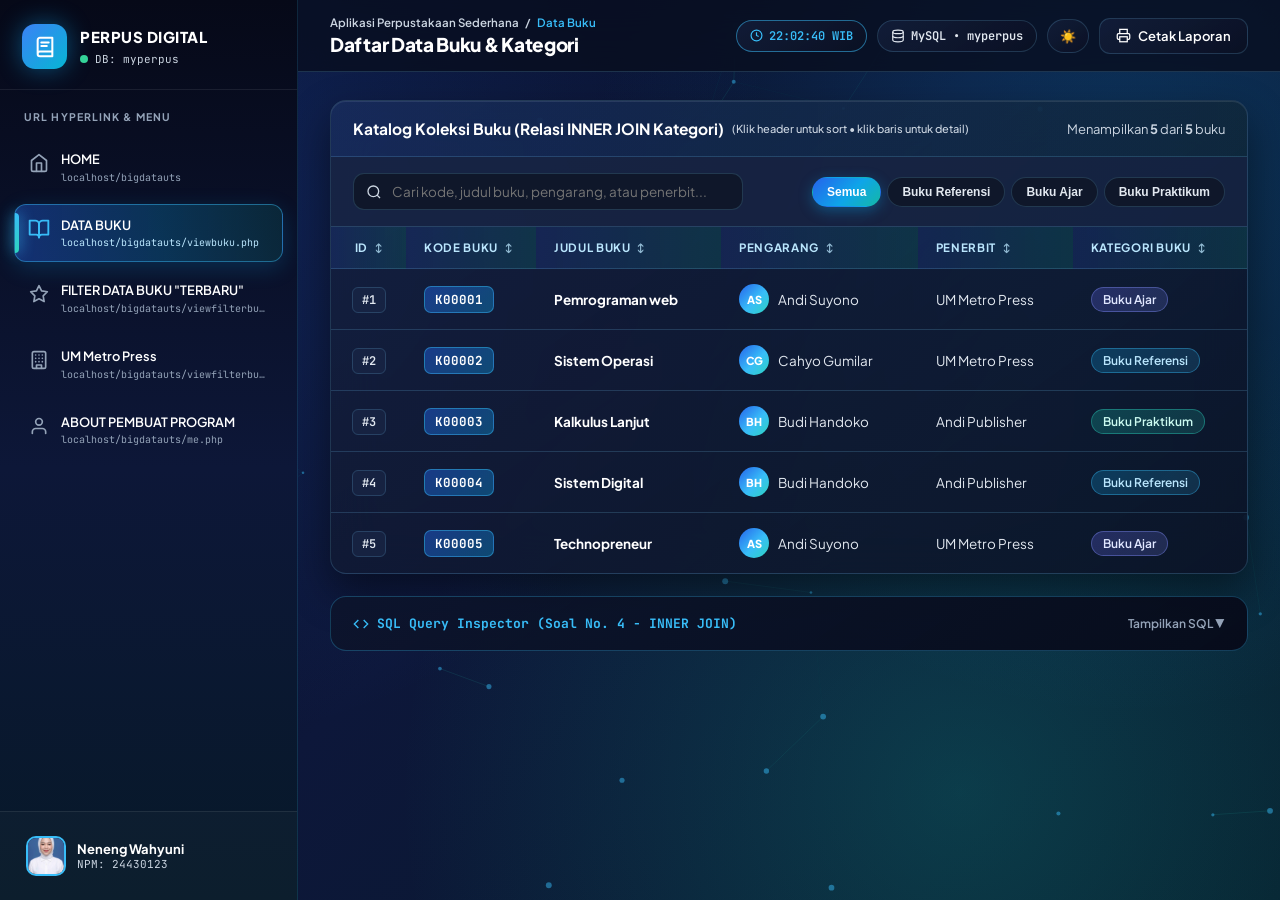
<file: viewbuku.html>
﻿<!DOCTYPE html>
<html lang="id">
<head>
    <meta charset="UTF-8">
    <meta name="viewport" content="width=device-width, initial-scale=1.0">
    <title>Data Buku - Aplikasi Perpustakaan Sederhana</title>
    <link rel="stylesheet" href="style.css">
</head>
<body>
<div class="app-shell">
<canvas id="bgParticles"></canvas>
<aside class="sidebar">
    <div class="sidebar-brand">
        <div class="brand-logo">
            <svg width="22" height="22" viewBox="0 0 24 24" fill="none" stroke="currentColor" stroke-width="2.2" stroke-linecap="round" stroke-linejoin="round">
                <path d="M4 19.5v-15A2.5 2.5 0 0 1 6.5 2H20v20H6.5a2.5 2.5 0 0 1 0-5H20"/>
                <path d="M8 7h8"/>
                <path d="M8 11h6"/>
            </svg>
        </div>
        <div class="brand-text">
            <h2>PERPUS DIGITAL</h2>
            <div class="brand-status">
                <span class="status-dot"></span>
                <span>DB: myperpus</span>
            </div>
        </div>
    </div>

    <nav class="sidebar-nav">
        <div class="nav-section-label">URL Hyperlink &amp; Menu</div>

        <a href="index.html" class="nav-item ">
            <svg class="nav-icon" viewBox="0 0 24 24" fill="none" stroke="currentColor" stroke-width="2" stroke-linecap="round" stroke-linejoin="round">
                <path d="m3 9 9-7 9 7v11a2 2 0 0 1-2 2H5a2 2 0 0 1-2-2z"/>
                <polyline points="9 22 9 12 15 12 15 22"/>
            </svg>
            <div class="nav-meta">
                <span class="nav-title">HOME</span>
                <span class="nav-url">localhost/bigdatauts</span>
            </div>
        </a>

        <a href="viewbuku.html" class="nav-item active">
            <svg class="nav-icon" viewBox="0 0 24 24" fill="none" stroke="currentColor" stroke-width="2" stroke-linecap="round" stroke-linejoin="round">
                <path d="M2 3h6a4 4 0 0 1 4 4v14a3 3 0 0 0-3-3H2z"/>
                <path d="M22 3h-6a4 4 0 0 0-4 4v14a3 3 0 0 1 3-3h7z"/>
            </svg>
            <div class="nav-meta">
                <span class="nav-title">DATA BUKU</span>
                <span class="nav-url">localhost/bigdatauts/viewbuku.php</span>
            </div>
        </a>

        <a href="viewfilterbukuterbaru.html" class="nav-item ">
            <svg class="nav-icon" viewBox="0 0 24 24" fill="none" stroke="currentColor" stroke-width="2" stroke-linecap="round" stroke-linejoin="round">
                <polygon points="12 2 15.09 8.26 22 9.27 17 14.14 18.18 21.02 12 17.77 5.82 21.02 7 14.14 2 9.27 8.91 8.26 12 2"/>
            </svg>
            <div class="nav-meta">
                <span class="nav-title">FILTER DATA BUKU "TERBARU"</span>
                <span class="nav-url">localhost/bigdatauts/viewfilterbukuterbaru.php</span>
            </div>
        </a>

        <a href="viewfilterbukuummetropress.html" class="nav-item ">
            <svg class="nav-icon" viewBox="0 0 24 24" fill="none" stroke="currentColor" stroke-width="2" stroke-linecap="round" stroke-linejoin="round">
                <rect x="4" y="2" width="16" height="20" rx="2" ry="2"/>
                <path d="M9 22v-4h6v4"/>
                <path d="M8 6h.01"/><path d="M16 6h.01"/>
                <path d="M12 6h.01"/><path d="M12 10h.01"/>
                <path d="M12 14h.01"/><path d="M16 10h.01"/>
                <path d="M16 14h.01"/><path d="M8 10h.01"/>
                <path d="M8 14h.01"/>
            </svg>
            <div class="nav-meta">
                <span class="nav-title">UM Metro Press</span>
                <span class="nav-url">localhost/bigdatauts/viewfilterbukuummetropress.php</span>
            </div>
        </a>

        <a href="me.html" class="nav-item ">
            <svg class="nav-icon" viewBox="0 0 24 24" fill="none" stroke="currentColor" stroke-width="2" stroke-linecap="round" stroke-linejoin="round">
                <path d="M20 21v-2a4 4 0 0 0-4-4H8a4 4 0 0 0-4 4v2"/>
                <circle cx="12" cy="7" r="4"/>
            </svg>
            <div class="nav-meta">
                <span class="nav-title">ABOUT PEMBUAT PROGRAM</span>
                <span class="nav-url">localhost/bigdatauts/me.php</span>
            </div>
        </a>
    </nav>

    <div class="sidebar-footer">
        <a href="me.html" class="mini-profile">
            <img src="profil.jpeg" alt="Neneng Wahyuni">
            <div class="mini-profile-info">
                <span class="mini-profile-name">Neneng Wahyuni</span>
                <span class="mini-profile-npm">NPM: 24430123</span>
            </div>
        </a>
    </div>
</aside>

<div class="main-workspace">
    <header class="topbar">
        <div class="topbar-left">
            <div class="breadcrumb">
                <span>Aplikasi Perpustakaan Sederhana</span>
                <span>/</span>
                <span style="color: var(--accent);">Data Buku</span>
            </div>
            <div class="topbar-title">Daftar Data Buku &amp; Kategori</div>
        </div>
        <div class="topbar-actions">
            <span class="pill-db pill-clock" id="liveClock">
                <svg width="13" height="13" viewBox="0 0 24 24" fill="none" stroke="currentColor" stroke-width="2.2">
                    <circle cx="12" cy="12" r="10"/><polyline points="12 6 12 12 16 14"/>
                </svg>
                <span id="clockText">--:--:--</span>
            </span>
            <span class="pill-db">
                <svg width="14" height="14" viewBox="0 0 24 24" fill="none" stroke="currentColor" stroke-width="2">
                    <ellipse cx="12" cy="5" rx="9" ry="3"/>
                    <path d="M21 12c0 1.66-4 3-9 3s-9-1.34-9-3"/>
                    <path d="M3 5v14c0 1.66 4 3 9 3s9-1.34 9-3V5"/>
                </svg>
                MySQL • myperpus
            </span>
            <button type="button" id="themeToggle" onclick="toggleTheme()" class="btn btn-outline btn-theme" title="Ganti Tema Gelap / Terang">
                <span id="themeIcon">☀️</span>
            </button>
            <button type="button" onclick="window.print()" class="btn btn-outline">
                <svg width="15" height="15" viewBox="0 0 24 24" fill="none" stroke="currentColor" stroke-width="2">
                    <polyline points="6 9 6 2 18 2 18 9"/>
                    <path d="M6 18H4a2 2 0 0 1-2-2v-5a2 2 0 0 1 2-2h16a2 2 0 0 1 2 2v5a2 2 0 0 1-2 2h-2"/>
                    <rect x="6" y="14" width="12" height="8"/>
                </svg>
                Cetak Laporan
            </button>
        </div>
    </header>
    <main class="content-body">

    <div class="surface-card">
        <div class="card-head">
            <h3>Katalog Koleksi Buku (Relasi INNER JOIN Kategori) <span style="font-size: 11px; color: var(--text-muted); font-weight: 500;">(Klik header untuk sort • klik baris untuk detail)</span></h3>
            <span style="font-size: 13px; color: var(--text-muted);">
                Menampilkan <strong id="visibleCount">5</strong> dari <strong>5</strong> buku
            </span>
        </div>

        <div class="toolbar">
            <div class="search-wrap">
                <svg viewBox="0 0 24 24" fill="none" stroke="currentColor" stroke-width="2">
                    <circle cx="11" cy="11" r="8"/><line x1="21" y1="21" x2="16.65" y2="16.65"/>
                </svg>
                <input type="text" id="searchInput" class="search-input" placeholder="Cari kode, judul buku, pengarang, atau penerbit..." onkeyup="filterTable('searchInput', 'bookTable', 'visibleCount')">
            </div>

            <div class="filter-pills">
                <button type="button" class="pill-btn active" onclick="setCategoryFilter('all', this, 'searchInput', 'bookTable', 'visibleCount')">Semua</button>
                                                            <button type="button" class="pill-btn" onclick="setCategoryFilter('Buku Referensi', this, 'searchInput', 'bookTable', 'visibleCount')">
                            Buku Referensi                        </button>
                                            <button type="button" class="pill-btn" onclick="setCategoryFilter('Buku Ajar', this, 'searchInput', 'bookTable', 'visibleCount')">
                            Buku Ajar                        </button>
                                            <button type="button" class="pill-btn" onclick="setCategoryFilter('Buku Praktikum', this, 'searchInput', 'bookTable', 'visibleCount')">
                            Buku Praktikum                        </button>
                                                </div>
        </div>

        <div class="table-responsive">
            <table id="bookTable">
                <thead>
                    <tr>
                        <th class="sortable" onclick="sortTable('bookTable', 0, true)" style="width: 75px; text-align: center;">ID <span class="sort-ind">↕</span></th>
                        <th class="sortable" onclick="sortTable('bookTable', 1, false)" style="width: 130px;">Kode Buku <span class="sort-ind">↕</span></th>
                        <th class="sortable" onclick="sortTable('bookTable', 2, false)">Judul Buku <span class="sort-ind">↕</span></th>
                        <th class="sortable" onclick="sortTable('bookTable', 3, false)">Pengarang <span class="sort-ind">↕</span></th>
                        <th class="sortable" onclick="sortTable('bookTable', 4, false)">Penerbit <span class="sort-ind">↕</span></th>
                        <th class="sortable" onclick="sortTable('bookTable', 5, false)">Kategori Buku <span class="sort-ind">↕</span></th>
                    </tr>
                </thead>
                <tbody>
                                                                        <tr data-row data-category="Buku Ajar" data-book='{&quot;id&quot;:&quot;1&quot;,&quot;kode_buku&quot;:&quot;K00001&quot;,&quot;judul_buku&quot;:&quot;Pemrograman web&quot;,&quot;pengarang&quot;:&quot;Andi Suyono&quot;,&quot;penerbit&quot;:&quot;UM Metro Press&quot;,&quot;tahun_terbit&quot;:&quot;2025&quot;,&quot;nama_kategori_buku&quot;:&quot;Buku Ajar&quot;}' onclick="openBookModal(this)">
                                <td style="text-align: center;">
                                    <span class="id-badge">#1</span>
                                </td>
                                <td>
                                    <span class="code-badge">K00001</span>
                                </td>
                                <td>
                                    <span class="book-title">Pemrograman web</span>
                                </td>
                                <td>
                                    <div class="author-cell">
                                        <span class="avatar-initial">AS</span>
                                        <span>Andi Suyono</span>
                                    </div>
                                </td>
                                <td>UM Metro Press</td>
                                <td>
                                    <span class="badge badge-ajar">
                                        Buku Ajar                                    </span>
                                </td>
                            </tr>
                                                    <tr data-row data-category="Buku Referensi" data-book='{&quot;id&quot;:&quot;2&quot;,&quot;kode_buku&quot;:&quot;K00002&quot;,&quot;judul_buku&quot;:&quot;Sistem Operasi&quot;,&quot;pengarang&quot;:&quot;Cahyo Gumilar&quot;,&quot;penerbit&quot;:&quot;UM Metro Press&quot;,&quot;tahun_terbit&quot;:&quot;2019&quot;,&quot;nama_kategori_buku&quot;:&quot;Buku Referensi&quot;}' onclick="openBookModal(this)">
                                <td style="text-align: center;">
                                    <span class="id-badge">#2</span>
                                </td>
                                <td>
                                    <span class="code-badge">K00002</span>
                                </td>
                                <td>
                                    <span class="book-title">Sistem Operasi</span>
                                </td>
                                <td>
                                    <div class="author-cell">
                                        <span class="avatar-initial">CG</span>
                                        <span>Cahyo Gumilar</span>
                                    </div>
                                </td>
                                <td>UM Metro Press</td>
                                <td>
                                    <span class="badge badge-ref">
                                        Buku Referensi                                    </span>
                                </td>
                            </tr>
                                                    <tr data-row data-category="Buku Praktikum" data-book='{&quot;id&quot;:&quot;3&quot;,&quot;kode_buku&quot;:&quot;K00003&quot;,&quot;judul_buku&quot;:&quot;Kalkulus Lanjut&quot;,&quot;pengarang&quot;:&quot;Budi Handoko&quot;,&quot;penerbit&quot;:&quot;Andi Publisher&quot;,&quot;tahun_terbit&quot;:&quot;2017&quot;,&quot;nama_kategori_buku&quot;:&quot;Buku Praktikum&quot;}' onclick="openBookModal(this)">
                                <td style="text-align: center;">
                                    <span class="id-badge">#3</span>
                                </td>
                                <td>
                                    <span class="code-badge">K00003</span>
                                </td>
                                <td>
                                    <span class="book-title">Kalkulus Lanjut</span>
                                </td>
                                <td>
                                    <div class="author-cell">
                                        <span class="avatar-initial">BH</span>
                                        <span>Budi Handoko</span>
                                    </div>
                                </td>
                                <td>Andi Publisher</td>
                                <td>
                                    <span class="badge badge-prak">
                                        Buku Praktikum                                    </span>
                                </td>
                            </tr>
                                                    <tr data-row data-category="Buku Referensi" data-book='{&quot;id&quot;:&quot;4&quot;,&quot;kode_buku&quot;:&quot;K00004&quot;,&quot;judul_buku&quot;:&quot;Sistem Digital&quot;,&quot;pengarang&quot;:&quot;Budi Handoko&quot;,&quot;penerbit&quot;:&quot;Andi Publisher&quot;,&quot;tahun_terbit&quot;:&quot;2022&quot;,&quot;nama_kategori_buku&quot;:&quot;Buku Referensi&quot;}' onclick="openBookModal(this)">
                                <td style="text-align: center;">
                                    <span class="id-badge">#4</span>
                                </td>
                                <td>
                                    <span class="code-badge">K00004</span>
                                </td>
                                <td>
                                    <span class="book-title">Sistem Digital</span>
                                </td>
                                <td>
                                    <div class="author-cell">
                                        <span class="avatar-initial">BH</span>
                                        <span>Budi Handoko</span>
                                    </div>
                                </td>
                                <td>Andi Publisher</td>
                                <td>
                                    <span class="badge badge-ref">
                                        Buku Referensi                                    </span>
                                </td>
                            </tr>
                                                    <tr data-row data-category="Buku Ajar" data-book='{&quot;id&quot;:&quot;5&quot;,&quot;kode_buku&quot;:&quot;K00005&quot;,&quot;judul_buku&quot;:&quot;Technopreneur&quot;,&quot;pengarang&quot;:&quot;Andi Suyono&quot;,&quot;penerbit&quot;:&quot;UM Metro Press&quot;,&quot;tahun_terbit&quot;:&quot;2025&quot;,&quot;nama_kategori_buku&quot;:&quot;Buku Ajar&quot;}' onclick="openBookModal(this)">
                                <td style="text-align: center;">
                                    <span class="id-badge">#5</span>
                                </td>
                                <td>
                                    <span class="code-badge">K00005</span>
                                </td>
                                <td>
                                    <span class="book-title">Technopreneur</span>
                                </td>
                                <td>
                                    <div class="author-cell">
                                        <span class="avatar-initial">AS</span>
                                        <span>Andi Suyono</span>
                                    </div>
                                </td>
                                <td>UM Metro Press</td>
                                <td>
                                    <span class="badge badge-ajar">
                                        Buku Ajar                                    </span>
                                </td>
                            </tr>
                                                            </tbody>
            </table>
        </div>
    </div>

    <!-- SQL Query Inspector -->
    <div class="sql-card">
        <div class="sql-header" onclick="toggleSql()">
            <div class="sql-title">
                <svg width="16" height="16" viewBox="0 0 24 24" fill="none" stroke="currentColor" stroke-width="2">
                    <polyline points="16 18 22 12 16 6"/><polyline points="8 6 2 12 8 18"/>
                </svg>
                SQL Query Inspector (Soal No. 4 - INNER JOIN)
            </div>
            <span id="sqlToggleText" style="font-size: 12px; color: #94a3b8; font-weight: 600;">Tampilkan SQL ▼</span>
        </div>
        <div class="sql-body" id="sqlBody">
            <button type="button" class="btn-copy-sql" onclick="copySql(this)">Salin SQL</button>
            <pre>SELECT 
    tb_perpus.id, 
    tb_perpus.kode_buku, 
    tb_perpus.judul_buku, 
    tb_perpus.pengarang, 
    tb_perpus.penerbit, 
    tb_kategori_buku.nama_kategori_buku
FROM tb_perpus
INNER JOIN tb_kategori_buku 
    ON tb_perpus.id_kategori_buku = tb_kategori_buku.id_kategori_buku
ORDER BY tb_perpus.id ASC;</pre>
        </div>
    </div>

    </main>
</div>
</div>

<!-- Book Detail Interactive Modal -->
<div class="modal-backdrop" id="bookModal" onclick="if(event.target===this) closeBookModal()">
    <div class="modal-box">
        <div class="modal-top">
            <div>
                <span class="code-badge" id="mKode" style="margin-bottom: 8px;">K00001</span>
                <h3 id="mJudul" style="font-size: 20px; font-weight: 800; color: var(--text-main);">Judul Buku</h3>
            </div>
            <button type="button" class="modal-close" onclick="closeBookModal()">&times;</button>
        </div>
        <div class="modal-grid">
            <div class="modal-cell">
                <span>ID Record</span>
                <strong id="mId">#1</strong>
            </div>
            <div class="modal-cell">
                <span>Tahun Terbit</span>
                <strong id="mTahun">2025</strong>
            </div>
            <div class="modal-cell">
                <span>Pengarang</span>
                <strong id="mPengarang">-</strong>
            </div>
            <div class="modal-cell">
                <span>Penerbit</span>
                <strong id="mPenerbit">-</strong>
            </div>
            <div class="modal-cell" style="grid-column: span 2;">
                <span>Kategori Buku</span>
                <strong id="mKategori">-</strong>
            </div>
        </div>
        <div style="margin-top: 20px; text-align: right;">
            <button type="button" class="btn btn-outline" onclick="closeBookModal()">Tutup Detail</button>
        </div>
    </div>
</div>

<script>
// 1. Theme Persistence (Midnight Aurora Glassmorphism Default vs Optional Light)
(function initTheme() {
    const saved = localStorage.getItem('perpusThemeV3');
    const icon = document.getElementById('themeIcon');
    if (saved === 'light') {
        document.body.classList.add('theme-light');
        if (icon) icon.textContent = '🌙';
    } else {
        if (icon) icon.textContent = '☀️';
    }
})();

function toggleTheme() {
    document.body.classList.toggle('theme-light');
    const isLight = document.body.classList.contains('theme-light');
    localStorage.setItem('perpusThemeV3', isLight ? 'light' : 'dark');
    const icon = document.getElementById('themeIcon');
    if (icon) icon.textContent = isLight ? '🌙' : '☀️';
}

// 2. Live Clock WIB
function updateClock() {
    const el = document.getElementById('clockText');
    if (!el) return;
    const now = new Date();
    const pad = n => String(n).padStart(2, '0');
    el.textContent = `${pad(now.getHours())}:${pad(now.getMinutes())}:${pad(now.getSeconds())} WIB`;
}
updateClock();
setInterval(updateClock, 1000);

// 3. Interactive Big Data Particle Mesh Canvas
(function initParticles() {
    const canvas = document.getElementById('bgParticles');
    if (!canvas) return;
    const ctx = canvas.getContext('2d');
    let w, h, particles = [];
    const mouse = { x: null, y: null };

    function resize() {
        w = canvas.width = window.innerWidth;
        h = canvas.height = window.innerHeight;
    }
    resize();
    window.addEventListener('resize', resize);
    window.addEventListener('mousemove', e => { mouse.x = e.clientX; mouse.y = e.clientY; });

    const count = Math.min(55, Math.floor((window.innerWidth * window.innerHeight) / 24000));
    for (let i = 0; i < count; i++) {
        particles.push({
            x: Math.random() * w,
            y: Math.random() * h,
            vx: (Math.random() - 0.5) * 0.55,
            vy: (Math.random() - 0.5) * 0.55,
            r: Math.random() * 2 + 1.2
        });
    }

    function animate() {
        ctx.clearRect(0, 0, w, h);
        const isLight = document.body.classList.contains('theme-light');
        const dotColor = isLight ? 'rgba(2, 132, 199, 0.28)' : 'rgba(56, 189, 248, 0.48)';
        const lineRgb  = isLight ? '2, 132, 199' : '45, 212, 191';

        for (let i = 0; i < particles.length; i++) {
            const p = particles[i];
            p.x += p.vx;
            p.y += p.vy;
            if (p.x < 0 || p.x > w) p.vx *= -1;
            if (p.y < 0 || p.y > h) p.vy *= -1;

            ctx.beginPath();
            ctx.arc(p.x, p.y, p.r, 0, Math.PI * 2);
            ctx.fillStyle = dotColor;
            ctx.fill();

            for (let j = i + 1; j < particles.length; j++) {
                const q = particles[j];
                const dx = p.x - q.x, dy = p.y - q.y;
                const dist = Math.hypot(dx, dy);
                if (dist < 135) {
                    ctx.beginPath();
                    ctx.moveTo(p.x, p.y);
                    ctx.lineTo(q.x, q.y);
                    ctx.strokeStyle = `rgba(${lineRgb}, ${(1 - dist / 135) * 0.18})`;
                    ctx.lineWidth = 1;
                    ctx.stroke();
                }
            }

            if (mouse.x !== null) {
                const md = Math.hypot(p.x - mouse.x, p.y - mouse.y);
                if (md < 140) {
                    ctx.beginPath();
                    ctx.moveTo(p.x, p.y);
                    ctx.lineTo(mouse.x, mouse.y);
                    ctx.strokeStyle = `rgba(56, 189, 248, ${(1 - md / 140) * 0.3})`;
                    ctx.lineWidth = 1;
                    ctx.stroke();
                }
            }
        }
        requestAnimationFrame(animate);
    }
    animate();
})();

// 4. DOM Ready: Count-Up, Donut Chart, Bars, Typewriter, Spotlight & 3D Tilt
document.addEventListener('DOMContentLoaded', () => {
    // Count-Up KPI
    document.querySelectorAll('[data-count]').forEach(el => {
        const target = parseInt(el.getAttribute('data-count'), 10) || 0;
        const duration = 750;
        const start = performance.now();
        function step(now) {
            const p = Math.min((now - start) / duration, 1);
            const eased = 1 - Math.pow(1 - p, 3);
            el.textContent = Math.round(target * eased).toLocaleString('id-ID');
            if (p < 1) requestAnimationFrame(step);
            else el.textContent = target.toLocaleString('id-ID');
        }
        requestAnimationFrame(step);
    });

    // Progress Bars & SVG Donut Segments
    setTimeout(() => {
        document.querySelectorAll('.dist-fill[data-width]').forEach(bar => {
            bar.style.width = bar.getAttribute('data-width');
        });
        document.querySelectorAll('.donut-segment[data-target-offset]').forEach(seg => {
            seg.style.strokeDashoffset = seg.getAttribute('data-target-offset');
        });
    }, 150);

    // Typewriter Hero Subtitle
    const tw = document.getElementById('typewriterText');
    if (tw) {
        const full = tw.getAttribute('data-text') || '';
        let idx = 0;
        function typeNext() {
            if (idx <= full.length) {
                tw.textContent = full.slice(0, idx);
                idx++;
                setTimeout(typeNext, 14);
            }
        }
        typeNext();
    }

    // Cursor Spotlight on Cards
    document.querySelectorAll('.spotlight-card').forEach(card => {
        card.addEventListener('mousemove', e => {
            const rect = card.getBoundingClientRect();
            card.style.setProperty('--mx', (e.clientX - rect.left) + 'px');
            card.style.setProperty('--my', (e.clientY - rect.top) + 'px');
        });
    });

    // 3D Tilt on Profile Card (me.php)
    const tiltCard = document.getElementById('tiltProfileCard');
    if (tiltCard) {
        tiltCard.addEventListener('mousemove', e => {
            const r = tiltCard.getBoundingClientRect();
            const x = (e.clientX - r.left) / r.width - 0.5;
            const y = (e.clientY - r.top) / r.height - 0.5;
            tiltCard.style.transform = `perspective(700px) rotateY(${x * 8}deg) rotateX(${-y * 8}deg) translateY(-3px)`;
        });
        tiltCard.addEventListener('mouseleave', () => {
            tiltCard.style.transform = 'perspective(700px) rotateY(0deg) rotateX(0deg)';
        });
    }
});

// 5. Book Detail Modal
function openBookModal(tr) {
    try {
        const data = JSON.parse(tr.getAttribute('data-book'));
        document.getElementById('mKode').textContent = data.kode_buku || '-';
        document.getElementById('mJudul').textContent = data.judul_buku || '-';
        document.getElementById('mId').textContent = '#' + (data.id || '-');
        document.getElementById('mTahun').textContent = data.tahun_terbit || '-';
        document.getElementById('mPengarang').textContent = data.pengarang || '-';
        document.getElementById('mPenerbit').textContent = data.penerbit || '-';
        document.getElementById('mKategori').textContent = data.nama_kategori_buku || 'Koleksi Perpustakaan';
        document.getElementById('bookModal').classList.add('open');
    } catch (err) {}
}

function closeBookModal() {
    document.getElementById('bookModal').classList.remove('open');
}

// 6. Interactive Table Column Sorting
const sortState = {};
function sortTable(tableId, colIdx, isNumeric) {
    const table = document.getElementById(tableId);
    if (!table) return;
    const tbody = table.querySelector('tbody');
    const rows = Array.from(tbody.querySelectorAll('tr[data-row]'));
    const key = `${tableId}_${colIdx}`;
    sortState[key] = !sortState[key];
    const asc = sortState[key];

    rows.sort((a, b) => {
        let va = a.cells[colIdx].textContent.replace(/[#✓]/g, '').trim();
        let vb = b.cells[colIdx].textContent.replace(/[#✓]/g, '').trim();
        if (isNumeric) {
            return asc ? (parseFloat(va) - parseFloat(vb)) : (parseFloat(vb) - parseFloat(va));
        }
        return asc ? va.localeCompare(vb) : vb.localeCompare(va);
    });

    rows.forEach(r => tbody.appendChild(r));
}

// 7. SQL Inspector Toggle & Copy
function toggleSql() {
    const body = document.getElementById('sqlBody');
    const icon = document.getElementById('sqlToggleText');
    if (!body) return;
    body.classList.toggle('open');
    if (icon) icon.textContent = body.classList.contains('open') ? 'Sembunyikan ▲' : 'Tampilkan SQL ▼';
}

function copySql(btn) {
    const pre = btn.parentElement.querySelector('pre');
    if (!pre) return;
    navigator.clipboard.writeText(pre.textContent).then(() => {
        const old = btn.textContent;
        btn.textContent = '✓ Tersalin!';
        setTimeout(() => btn.textContent = old, 1500);
    });
}

// 8. Realtime Search & Category Pills
function filterTable(inputId, tableId, countId) {
    const input = document.getElementById(inputId);
    const table = document.getElementById(tableId);
    if (!input || !table) return;
    const query = input.value.toLowerCase();
    const rows = table.querySelectorAll('tbody tr[data-row]');
    let visible = 0;

    rows.forEach(row => {
        const text = row.textContent.toLowerCase();
        const activeCat = window.activeCategoryFilter || 'all';
        const rowCat = (row.getAttribute('data-category') || '').toLowerCase();
        if (text.indexOf(query) > -1 && (activeCat === 'all' || rowCat === activeCat.toLowerCase())) {
            row.style.display = '';
            visible++;
        } else {
            row.style.display = 'none';
        }
    });

    const countEl = document.getElementById(countId);
    if (countEl) countEl.textContent = visible;
}

function setCategoryFilter(cat, btnEl, inputId, tableId, countId) {
    window.activeCategoryFilter = cat;
    document.querySelectorAll('.pill-btn').forEach(b => b.classList.remove('active'));
    if (btnEl) btnEl.classList.add('active');
    filterTable(inputId, tableId, countId);
}
</script>
</body>
</html>
</file>
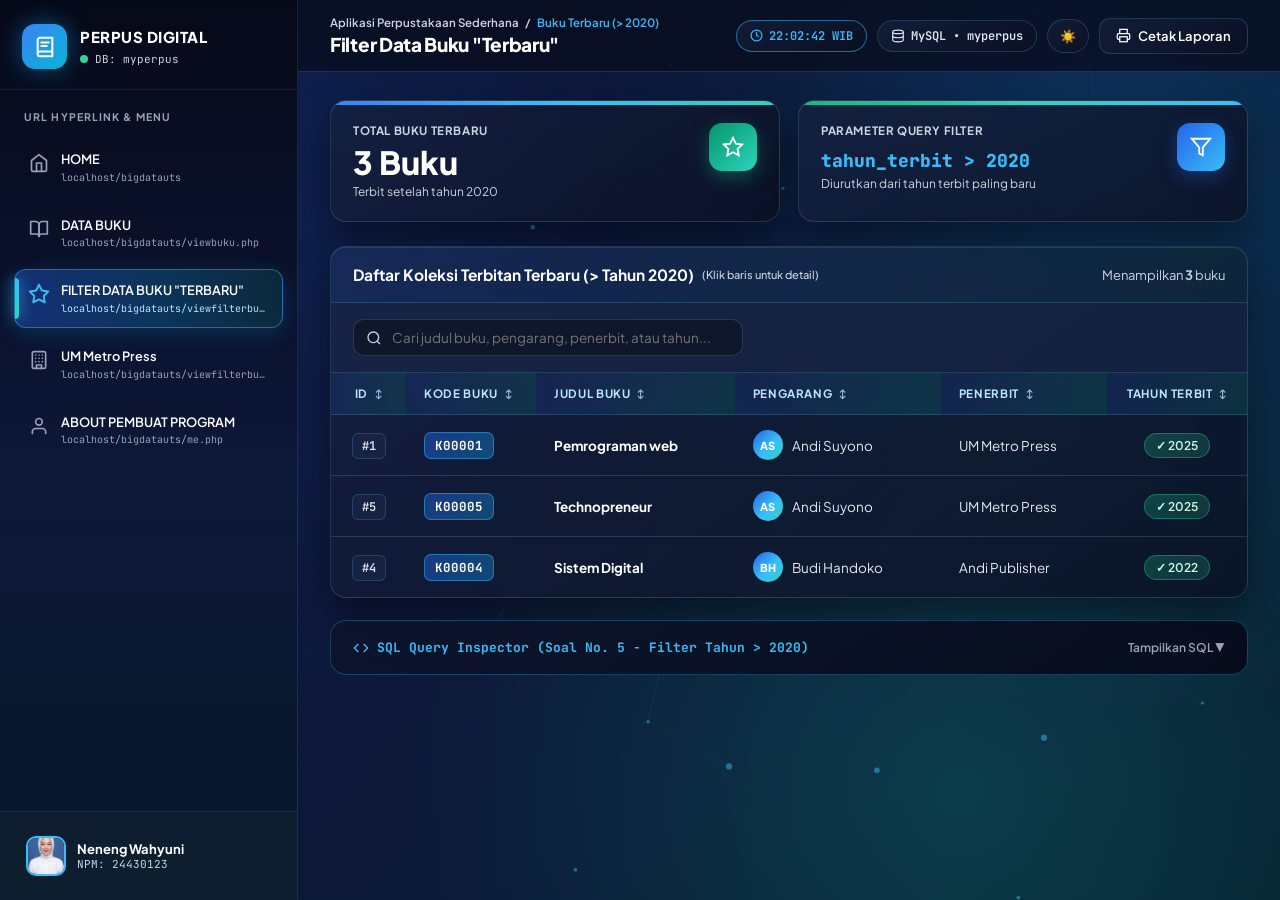
<file: viewfilterbukuterbaru.html>
﻿<!DOCTYPE html>
<html lang="id">
<head>
    <meta charset="UTF-8">
    <meta name="viewport" content="width=device-width, initial-scale=1.0">
    <title>Filter Buku Terbaru (&gt; 2020) - Aplikasi Perpustakaan</title>
    <link rel="stylesheet" href="style.css">
</head>
<body>
<div class="app-shell">
<canvas id="bgParticles"></canvas>
<aside class="sidebar">
    <div class="sidebar-brand">
        <div class="brand-logo">
            <svg width="22" height="22" viewBox="0 0 24 24" fill="none" stroke="currentColor" stroke-width="2.2" stroke-linecap="round" stroke-linejoin="round">
                <path d="M4 19.5v-15A2.5 2.5 0 0 1 6.5 2H20v20H6.5a2.5 2.5 0 0 1 0-5H20"/>
                <path d="M8 7h8"/>
                <path d="M8 11h6"/>
            </svg>
        </div>
        <div class="brand-text">
            <h2>PERPUS DIGITAL</h2>
            <div class="brand-status">
                <span class="status-dot"></span>
                <span>DB: myperpus</span>
            </div>
        </div>
    </div>

    <nav class="sidebar-nav">
        <div class="nav-section-label">URL Hyperlink &amp; Menu</div>

        <a href="index.html" class="nav-item ">
            <svg class="nav-icon" viewBox="0 0 24 24" fill="none" stroke="currentColor" stroke-width="2" stroke-linecap="round" stroke-linejoin="round">
                <path d="m3 9 9-7 9 7v11a2 2 0 0 1-2 2H5a2 2 0 0 1-2-2z"/>
                <polyline points="9 22 9 12 15 12 15 22"/>
            </svg>
            <div class="nav-meta">
                <span class="nav-title">HOME</span>
                <span class="nav-url">localhost/bigdatauts</span>
            </div>
        </a>

        <a href="viewbuku.html" class="nav-item ">
            <svg class="nav-icon" viewBox="0 0 24 24" fill="none" stroke="currentColor" stroke-width="2" stroke-linecap="round" stroke-linejoin="round">
                <path d="M2 3h6a4 4 0 0 1 4 4v14a3 3 0 0 0-3-3H2z"/>
                <path d="M22 3h-6a4 4 0 0 0-4 4v14a3 3 0 0 1 3-3h7z"/>
            </svg>
            <div class="nav-meta">
                <span class="nav-title">DATA BUKU</span>
                <span class="nav-url">localhost/bigdatauts/viewbuku.php</span>
            </div>
        </a>

        <a href="viewfilterbukuterbaru.html" class="nav-item active">
            <svg class="nav-icon" viewBox="0 0 24 24" fill="none" stroke="currentColor" stroke-width="2" stroke-linecap="round" stroke-linejoin="round">
                <polygon points="12 2 15.09 8.26 22 9.27 17 14.14 18.18 21.02 12 17.77 5.82 21.02 7 14.14 2 9.27 8.91 8.26 12 2"/>
            </svg>
            <div class="nav-meta">
                <span class="nav-title">FILTER DATA BUKU "TERBARU"</span>
                <span class="nav-url">localhost/bigdatauts/viewfilterbukuterbaru.php</span>
            </div>
        </a>

        <a href="viewfilterbukuummetropress.html" class="nav-item ">
            <svg class="nav-icon" viewBox="0 0 24 24" fill="none" stroke="currentColor" stroke-width="2" stroke-linecap="round" stroke-linejoin="round">
                <rect x="4" y="2" width="16" height="20" rx="2" ry="2"/>
                <path d="M9 22v-4h6v4"/>
                <path d="M8 6h.01"/><path d="M16 6h.01"/>
                <path d="M12 6h.01"/><path d="M12 10h.01"/>
                <path d="M12 14h.01"/><path d="M16 10h.01"/>
                <path d="M16 14h.01"/><path d="M8 10h.01"/>
                <path d="M8 14h.01"/>
            </svg>
            <div class="nav-meta">
                <span class="nav-title">UM Metro Press</span>
                <span class="nav-url">localhost/bigdatauts/viewfilterbukuummetropress.php</span>
            </div>
        </a>

        <a href="me.html" class="nav-item ">
            <svg class="nav-icon" viewBox="0 0 24 24" fill="none" stroke="currentColor" stroke-width="2" stroke-linecap="round" stroke-linejoin="round">
                <path d="M20 21v-2a4 4 0 0 0-4-4H8a4 4 0 0 0-4 4v2"/>
                <circle cx="12" cy="7" r="4"/>
            </svg>
            <div class="nav-meta">
                <span class="nav-title">ABOUT PEMBUAT PROGRAM</span>
                <span class="nav-url">localhost/bigdatauts/me.php</span>
            </div>
        </a>
    </nav>

    <div class="sidebar-footer">
        <a href="me.html" class="mini-profile">
            <img src="profil.jpeg" alt="Neneng Wahyuni">
            <div class="mini-profile-info">
                <span class="mini-profile-name">Neneng Wahyuni</span>
                <span class="mini-profile-npm">NPM: 24430123</span>
            </div>
        </a>
    </div>
</aside>

<div class="main-workspace">
    <header class="topbar">
        <div class="topbar-left">
            <div class="breadcrumb">
                <span>Aplikasi Perpustakaan Sederhana</span>
                <span>/</span>
                <span style="color: var(--accent);">Buku Terbaru (&gt; 2020)</span>
            </div>
            <div class="topbar-title">Filter Data Buku &quot;Terbaru&quot;</div>
        </div>
        <div class="topbar-actions">
            <span class="pill-db pill-clock" id="liveClock">
                <svg width="13" height="13" viewBox="0 0 24 24" fill="none" stroke="currentColor" stroke-width="2.2">
                    <circle cx="12" cy="12" r="10"/><polyline points="12 6 12 12 16 14"/>
                </svg>
                <span id="clockText">--:--:--</span>
            </span>
            <span class="pill-db">
                <svg width="14" height="14" viewBox="0 0 24 24" fill="none" stroke="currentColor" stroke-width="2">
                    <ellipse cx="12" cy="5" rx="9" ry="3"/>
                    <path d="M21 12c0 1.66-4 3-9 3s-9-1.34-9-3"/>
                    <path d="M3 5v14c0 1.66 4 3 9 3s9-1.34 9-3V5"/>
                </svg>
                MySQL • myperpus
            </span>
            <button type="button" id="themeToggle" onclick="toggleTheme()" class="btn btn-outline btn-theme" title="Ganti Tema Gelap / Terang">
                <span id="themeIcon">☀️</span>
            </button>
            <button type="button" onclick="window.print()" class="btn btn-outline">
                <svg width="15" height="15" viewBox="0 0 24 24" fill="none" stroke="currentColor" stroke-width="2">
                    <polyline points="6 9 6 2 18 2 18 9"/>
                    <path d="M6 18H4a2 2 0 0 1-2-2v-5a2 2 0 0 1 2-2h16a2 2 0 0 1 2 2v5a2 2 0 0 1-2 2h-2"/>
                    <rect x="6" y="14" width="12" height="8"/>
                </svg>
                Cetak Laporan
            </button>
        </div>
    </header>
    <main class="content-body">

    <section class="kpi-grid" style="grid-template-columns: repeat(auto-fit, minmax(260px, 1fr));">
        <div class="kpi-card spotlight-card">
            <div>
                <div class="kpi-label">Total Buku Terbaru</div>
                <div class="kpi-value"><span data-count="3">0</span> Buku</div>
                <div class="kpi-sub">Terbit setelah tahun 2020</div>
            </div>
            <div class="kpi-icon-box bg-emerald">
                <svg width="22" height="22" viewBox="0 0 24 24" fill="none" stroke="currentColor" stroke-width="2">
                    <polygon points="12 2 15.09 8.26 22 9.27 17 14.14 18.18 21.02 12 17.77 5.82 21.02 7 14.14 2 9.27 8.91 8.26 12 2"/>
                </svg>
            </div>
        </div>

        <div class="kpi-card spotlight-card">
            <div>
                <div class="kpi-label">Parameter Query Filter</div>
                <div class="kpi-value" style="font-size: 18px; font-family: 'JetBrains Mono', monospace; padding-top: 6px; color: var(--accent);">tahun_terbit &gt; 2020</div>
                <div class="kpi-sub">Diurutkan dari tahun terbit paling baru</div>
            </div>
            <div class="kpi-icon-box bg-indigo">
                <svg width="22" height="22" viewBox="0 0 24 24" fill="none" stroke="currentColor" stroke-width="2">
                    <polygon points="22 3 2 3 10 12.46 10 19 14 21 14 12.46 22 3"/>
                </svg>
            </div>
        </div>
    </section>

    <div class="surface-card">
        <div class="card-head">
            <h3>Daftar Koleksi Terbitan Terbaru (&gt; Tahun 2020) <span style="font-size: 11px; color: var(--text-muted); font-weight: 500;">(Klik baris untuk detail)</span></h3>
            <span style="font-size: 13px; color: var(--text-muted);">
                Menampilkan <strong id="visibleCount">3</strong> buku
            </span>
        </div>

        <div class="toolbar">
            <div class="search-wrap">
                <svg viewBox="0 0 24 24" fill="none" stroke="currentColor" stroke-width="2">
                    <circle cx="11" cy="11" r="8"/><line x1="21" y1="21" x2="16.65" y2="16.65"/>
                </svg>
                <input type="text" id="searchInput" class="search-input" placeholder="Cari judul buku, pengarang, penerbit, atau tahun..." onkeyup="filterTable('searchInput', 'terbaruTable', 'visibleCount')">
            </div>
        </div>

        <div class="table-responsive">
            <table id="terbaruTable">
                <thead>
                    <tr>
                        <th class="sortable" onclick="sortTable('terbaruTable', 0, true)" style="width: 75px; text-align: center;">ID <span class="sort-ind">↕</span></th>
                        <th class="sortable" onclick="sortTable('terbaruTable', 1, false)" style="width: 130px;">Kode Buku <span class="sort-ind">↕</span></th>
                        <th class="sortable" onclick="sortTable('terbaruTable', 2, false)">Judul Buku <span class="sort-ind">↕</span></th>
                        <th class="sortable" onclick="sortTable('terbaruTable', 3, false)">Pengarang <span class="sort-ind">↕</span></th>
                        <th class="sortable" onclick="sortTable('terbaruTable', 4, false)">Penerbit <span class="sort-ind">↕</span></th>
                        <th class="sortable" onclick="sortTable('terbaruTable', 5, true)" style="width: 140px; text-align: center;">Tahun Terbit <span class="sort-ind">↕</span></th>
                    </tr>
                </thead>
                <tbody>
                                                                        <tr data-row data-book='{&quot;id&quot;:&quot;1&quot;,&quot;kode_buku&quot;:&quot;K00001&quot;,&quot;judul_buku&quot;:&quot;Pemrograman web&quot;,&quot;pengarang&quot;:&quot;Andi Suyono&quot;,&quot;penerbit&quot;:&quot;UM Metro Press&quot;,&quot;tahun_terbit&quot;:&quot;2025&quot;,&quot;nama_kategori_buku&quot;:&quot;Buku Ajar&quot;}' onclick="openBookModal(this)">
                                <td style="text-align: center;">
                                    <span class="id-badge">#1</span>
                                </td>
                                <td>
                                    <span class="code-badge">K00001</span>
                                </td>
                                <td>
                                    <span class="book-title">Pemrograman web</span>
                                </td>
                                <td>
                                    <div class="author-cell">
                                        <span class="avatar-initial">AS</span>
                                        <span>Andi Suyono</span>
                                    </div>
                                </td>
                                <td>UM Metro Press</td>
                                <td style="text-align: center;">
                                    <span class="badge badge-year-new">
                                        ✓ 2025                                    </span>
                                </td>
                            </tr>
                                                    <tr data-row data-book='{&quot;id&quot;:&quot;5&quot;,&quot;kode_buku&quot;:&quot;K00005&quot;,&quot;judul_buku&quot;:&quot;Technopreneur&quot;,&quot;pengarang&quot;:&quot;Andi Suyono&quot;,&quot;penerbit&quot;:&quot;UM Metro Press&quot;,&quot;tahun_terbit&quot;:&quot;2025&quot;,&quot;nama_kategori_buku&quot;:&quot;Buku Ajar&quot;}' onclick="openBookModal(this)">
                                <td style="text-align: center;">
                                    <span class="id-badge">#5</span>
                                </td>
                                <td>
                                    <span class="code-badge">K00005</span>
                                </td>
                                <td>
                                    <span class="book-title">Technopreneur</span>
                                </td>
                                <td>
                                    <div class="author-cell">
                                        <span class="avatar-initial">AS</span>
                                        <span>Andi Suyono</span>
                                    </div>
                                </td>
                                <td>UM Metro Press</td>
                                <td style="text-align: center;">
                                    <span class="badge badge-year-new">
                                        ✓ 2025                                    </span>
                                </td>
                            </tr>
                                                    <tr data-row data-book='{&quot;id&quot;:&quot;4&quot;,&quot;kode_buku&quot;:&quot;K00004&quot;,&quot;judul_buku&quot;:&quot;Sistem Digital&quot;,&quot;pengarang&quot;:&quot;Budi Handoko&quot;,&quot;penerbit&quot;:&quot;Andi Publisher&quot;,&quot;tahun_terbit&quot;:&quot;2022&quot;,&quot;nama_kategori_buku&quot;:&quot;Buku Referensi&quot;}' onclick="openBookModal(this)">
                                <td style="text-align: center;">
                                    <span class="id-badge">#4</span>
                                </td>
                                <td>
                                    <span class="code-badge">K00004</span>
                                </td>
                                <td>
                                    <span class="book-title">Sistem Digital</span>
                                </td>
                                <td>
                                    <div class="author-cell">
                                        <span class="avatar-initial">BH</span>
                                        <span>Budi Handoko</span>
                                    </div>
                                </td>
                                <td>Andi Publisher</td>
                                <td style="text-align: center;">
                                    <span class="badge badge-year-new">
                                        ✓ 2022                                    </span>
                                </td>
                            </tr>
                                                            </tbody>
            </table>
        </div>
    </div>

    <!-- SQL Query Inspector -->
    <div class="sql-card">
        <div class="sql-header" onclick="toggleSql()">
            <div class="sql-title">
                <svg width="16" height="16" viewBox="0 0 24 24" fill="none" stroke="currentColor" stroke-width="2">
                    <polyline points="16 18 22 12 16 6"/><polyline points="8 6 2 12 8 18"/>
                </svg>
                SQL Query Inspector (Soal No. 5 - Filter Tahun &gt; 2020)
            </div>
            <span id="sqlToggleText" style="font-size: 12px; color: #94a3b8; font-weight: 600;">Tampilkan SQL ▼</span>
        </div>
        <div class="sql-body" id="sqlBody">
            <button type="button" class="btn-copy-sql" onclick="copySql(this)">Salin SQL</button>
            <pre>SELECT id, kode_buku, judul_buku, pengarang, penerbit, tahun_terbit
FROM tb_perpus
WHERE tahun_terbit &gt; 2020
ORDER BY tahun_terbit DESC, id ASC;</pre>
        </div>
    </div>

    </main>
</div>
</div>

<!-- Book Detail Interactive Modal -->
<div class="modal-backdrop" id="bookModal" onclick="if(event.target===this) closeBookModal()">
    <div class="modal-box">
        <div class="modal-top">
            <div>
                <span class="code-badge" id="mKode" style="margin-bottom: 8px;">K00001</span>
                <h3 id="mJudul" style="font-size: 20px; font-weight: 800; color: var(--text-main);">Judul Buku</h3>
            </div>
            <button type="button" class="modal-close" onclick="closeBookModal()">&times;</button>
        </div>
        <div class="modal-grid">
            <div class="modal-cell">
                <span>ID Record</span>
                <strong id="mId">#1</strong>
            </div>
            <div class="modal-cell">
                <span>Tahun Terbit</span>
                <strong id="mTahun">2025</strong>
            </div>
            <div class="modal-cell">
                <span>Pengarang</span>
                <strong id="mPengarang">-</strong>
            </div>
            <div class="modal-cell">
                <span>Penerbit</span>
                <strong id="mPenerbit">-</strong>
            </div>
            <div class="modal-cell" style="grid-column: span 2;">
                <span>Kategori Buku</span>
                <strong id="mKategori">-</strong>
            </div>
        </div>
        <div style="margin-top: 20px; text-align: right;">
            <button type="button" class="btn btn-outline" onclick="closeBookModal()">Tutup Detail</button>
        </div>
    </div>
</div>

<script>
// 1. Theme Persistence (Midnight Aurora Glassmorphism Default vs Optional Light)
(function initTheme() {
    const saved = localStorage.getItem('perpusThemeV3');
    const icon = document.getElementById('themeIcon');
    if (saved === 'light') {
        document.body.classList.add('theme-light');
        if (icon) icon.textContent = '🌙';
    } else {
        if (icon) icon.textContent = '☀️';
    }
})();

function toggleTheme() {
    document.body.classList.toggle('theme-light');
    const isLight = document.body.classList.contains('theme-light');
    localStorage.setItem('perpusThemeV3', isLight ? 'light' : 'dark');
    const icon = document.getElementById('themeIcon');
    if (icon) icon.textContent = isLight ? '🌙' : '☀️';
}

// 2. Live Clock WIB
function updateClock() {
    const el = document.getElementById('clockText');
    if (!el) return;
    const now = new Date();
    const pad = n => String(n).padStart(2, '0');
    el.textContent = `${pad(now.getHours())}:${pad(now.getMinutes())}:${pad(now.getSeconds())} WIB`;
}
updateClock();
setInterval(updateClock, 1000);

// 3. Interactive Big Data Particle Mesh Canvas
(function initParticles() {
    const canvas = document.getElementById('bgParticles');
    if (!canvas) return;
    const ctx = canvas.getContext('2d');
    let w, h, particles = [];
    const mouse = { x: null, y: null };

    function resize() {
        w = canvas.width = window.innerWidth;
        h = canvas.height = window.innerHeight;
    }
    resize();
    window.addEventListener('resize', resize);
    window.addEventListener('mousemove', e => { mouse.x = e.clientX; mouse.y = e.clientY; });

    const count = Math.min(55, Math.floor((window.innerWidth * window.innerHeight) / 24000));
    for (let i = 0; i < count; i++) {
        particles.push({
            x: Math.random() * w,
            y: Math.random() * h,
            vx: (Math.random() - 0.5) * 0.55,
            vy: (Math.random() - 0.5) * 0.55,
            r: Math.random() * 2 + 1.2
        });
    }

    function animate() {
        ctx.clearRect(0, 0, w, h);
        const isLight = document.body.classList.contains('theme-light');
        const dotColor = isLight ? 'rgba(2, 132, 199, 0.28)' : 'rgba(56, 189, 248, 0.48)';
        const lineRgb  = isLight ? '2, 132, 199' : '45, 212, 191';

        for (let i = 0; i < particles.length; i++) {
            const p = particles[i];
            p.x += p.vx;
            p.y += p.vy;
            if (p.x < 0 || p.x > w) p.vx *= -1;
            if (p.y < 0 || p.y > h) p.vy *= -1;

            ctx.beginPath();
            ctx.arc(p.x, p.y, p.r, 0, Math.PI * 2);
            ctx.fillStyle = dotColor;
            ctx.fill();

            for (let j = i + 1; j < particles.length; j++) {
                const q = particles[j];
                const dx = p.x - q.x, dy = p.y - q.y;
                const dist = Math.hypot(dx, dy);
                if (dist < 135) {
                    ctx.beginPath();
                    ctx.moveTo(p.x, p.y);
                    ctx.lineTo(q.x, q.y);
                    ctx.strokeStyle = `rgba(${lineRgb}, ${(1 - dist / 135) * 0.18})`;
                    ctx.lineWidth = 1;
                    ctx.stroke();
                }
            }

            if (mouse.x !== null) {
                const md = Math.hypot(p.x - mouse.x, p.y - mouse.y);
                if (md < 140) {
                    ctx.beginPath();
                    ctx.moveTo(p.x, p.y);
                    ctx.lineTo(mouse.x, mouse.y);
                    ctx.strokeStyle = `rgba(56, 189, 248, ${(1 - md / 140) * 0.3})`;
                    ctx.lineWidth = 1;
                    ctx.stroke();
                }
            }
        }
        requestAnimationFrame(animate);
    }
    animate();
})();

// 4. DOM Ready: Count-Up, Donut Chart, Bars, Typewriter, Spotlight & 3D Tilt
document.addEventListener('DOMContentLoaded', () => {
    // Count-Up KPI
    document.querySelectorAll('[data-count]').forEach(el => {
        const target = parseInt(el.getAttribute('data-count'), 10) || 0;
        const duration = 750;
        const start = performance.now();
        function step(now) {
            const p = Math.min((now - start) / duration, 1);
            const eased = 1 - Math.pow(1 - p, 3);
            el.textContent = Math.round(target * eased).toLocaleString('id-ID');
            if (p < 1) requestAnimationFrame(step);
            else el.textContent = target.toLocaleString('id-ID');
        }
        requestAnimationFrame(step);
    });

    // Progress Bars & SVG Donut Segments
    setTimeout(() => {
        document.querySelectorAll('.dist-fill[data-width]').forEach(bar => {
            bar.style.width = bar.getAttribute('data-width');
        });
        document.querySelectorAll('.donut-segment[data-target-offset]').forEach(seg => {
            seg.style.strokeDashoffset = seg.getAttribute('data-target-offset');
        });
    }, 150);

    // Typewriter Hero Subtitle
    const tw = document.getElementById('typewriterText');
    if (tw) {
        const full = tw.getAttribute('data-text') || '';
        let idx = 0;
        function typeNext() {
            if (idx <= full.length) {
                tw.textContent = full.slice(0, idx);
                idx++;
                setTimeout(typeNext, 14);
            }
        }
        typeNext();
    }

    // Cursor Spotlight on Cards
    document.querySelectorAll('.spotlight-card').forEach(card => {
        card.addEventListener('mousemove', e => {
            const rect = card.getBoundingClientRect();
            card.style.setProperty('--mx', (e.clientX - rect.left) + 'px');
            card.style.setProperty('--my', (e.clientY - rect.top) + 'px');
        });
    });

    // 3D Tilt on Profile Card (me.php)
    const tiltCard = document.getElementById('tiltProfileCard');
    if (tiltCard) {
        tiltCard.addEventListener('mousemove', e => {
            const r = tiltCard.getBoundingClientRect();
            const x = (e.clientX - r.left) / r.width - 0.5;
            const y = (e.clientY - r.top) / r.height - 0.5;
            tiltCard.style.transform = `perspective(700px) rotateY(${x * 8}deg) rotateX(${-y * 8}deg) translateY(-3px)`;
        });
        tiltCard.addEventListener('mouseleave', () => {
            tiltCard.style.transform = 'perspective(700px) rotateY(0deg) rotateX(0deg)';
        });
    }
});

// 5. Book Detail Modal
function openBookModal(tr) {
    try {
        const data = JSON.parse(tr.getAttribute('data-book'));
        document.getElementById('mKode').textContent = data.kode_buku || '-';
        document.getElementById('mJudul').textContent = data.judul_buku || '-';
        document.getElementById('mId').textContent = '#' + (data.id || '-');
        document.getElementById('mTahun').textContent = data.tahun_terbit || '-';
        document.getElementById('mPengarang').textContent = data.pengarang || '-';
        document.getElementById('mPenerbit').textContent = data.penerbit || '-';
        document.getElementById('mKategori').textContent = data.nama_kategori_buku || 'Koleksi Perpustakaan';
        document.getElementById('bookModal').classList.add('open');
    } catch (err) {}
}

function closeBookModal() {
    document.getElementById('bookModal').classList.remove('open');
}

// 6. Interactive Table Column Sorting
const sortState = {};
function sortTable(tableId, colIdx, isNumeric) {
    const table = document.getElementById(tableId);
    if (!table) return;
    const tbody = table.querySelector('tbody');
    const rows = Array.from(tbody.querySelectorAll('tr[data-row]'));
    const key = `${tableId}_${colIdx}`;
    sortState[key] = !sortState[key];
    const asc = sortState[key];

    rows.sort((a, b) => {
        let va = a.cells[colIdx].textContent.replace(/[#✓]/g, '').trim();
        let vb = b.cells[colIdx].textContent.replace(/[#✓]/g, '').trim();
        if (isNumeric) {
            return asc ? (parseFloat(va) - parseFloat(vb)) : (parseFloat(vb) - parseFloat(va));
        }
        return asc ? va.localeCompare(vb) : vb.localeCompare(va);
    });

    rows.forEach(r => tbody.appendChild(r));
}

// 7. SQL Inspector Toggle & Copy
function toggleSql() {
    const body = document.getElementById('sqlBody');
    const icon = document.getElementById('sqlToggleText');
    if (!body) return;
    body.classList.toggle('open');
    if (icon) icon.textContent = body.classList.contains('open') ? 'Sembunyikan ▲' : 'Tampilkan SQL ▼';
}

function copySql(btn) {
    const pre = btn.parentElement.querySelector('pre');
    if (!pre) return;
    navigator.clipboard.writeText(pre.textContent).then(() => {
        const old = btn.textContent;
        btn.textContent = '✓ Tersalin!';
        setTimeout(() => btn.textContent = old, 1500);
    });
}

// 8. Realtime Search & Category Pills
function filterTable(inputId, tableId, countId) {
    const input = document.getElementById(inputId);
    const table = document.getElementById(tableId);
    if (!input || !table) return;
    const query = input.value.toLowerCase();
    const rows = table.querySelectorAll('tbody tr[data-row]');
    let visible = 0;

    rows.forEach(row => {
        const text = row.textContent.toLowerCase();
        const activeCat = window.activeCategoryFilter || 'all';
        const rowCat = (row.getAttribute('data-category') || '').toLowerCase();
        if (text.indexOf(query) > -1 && (activeCat === 'all' || rowCat === activeCat.toLowerCase())) {
            row.style.display = '';
            visible++;
        } else {
            row.style.display = 'none';
        }
    });

    const countEl = document.getElementById(countId);
    if (countEl) countEl.textContent = visible;
}

function setCategoryFilter(cat, btnEl, inputId, tableId, countId) {
    window.activeCategoryFilter = cat;
    document.querySelectorAll('.pill-btn').forEach(b => b.classList.remove('active'));
    if (btnEl) btnEl.classList.add('active');
    filterTable(inputId, tableId, countId);
}
</script>
</body>
</html>
</file>
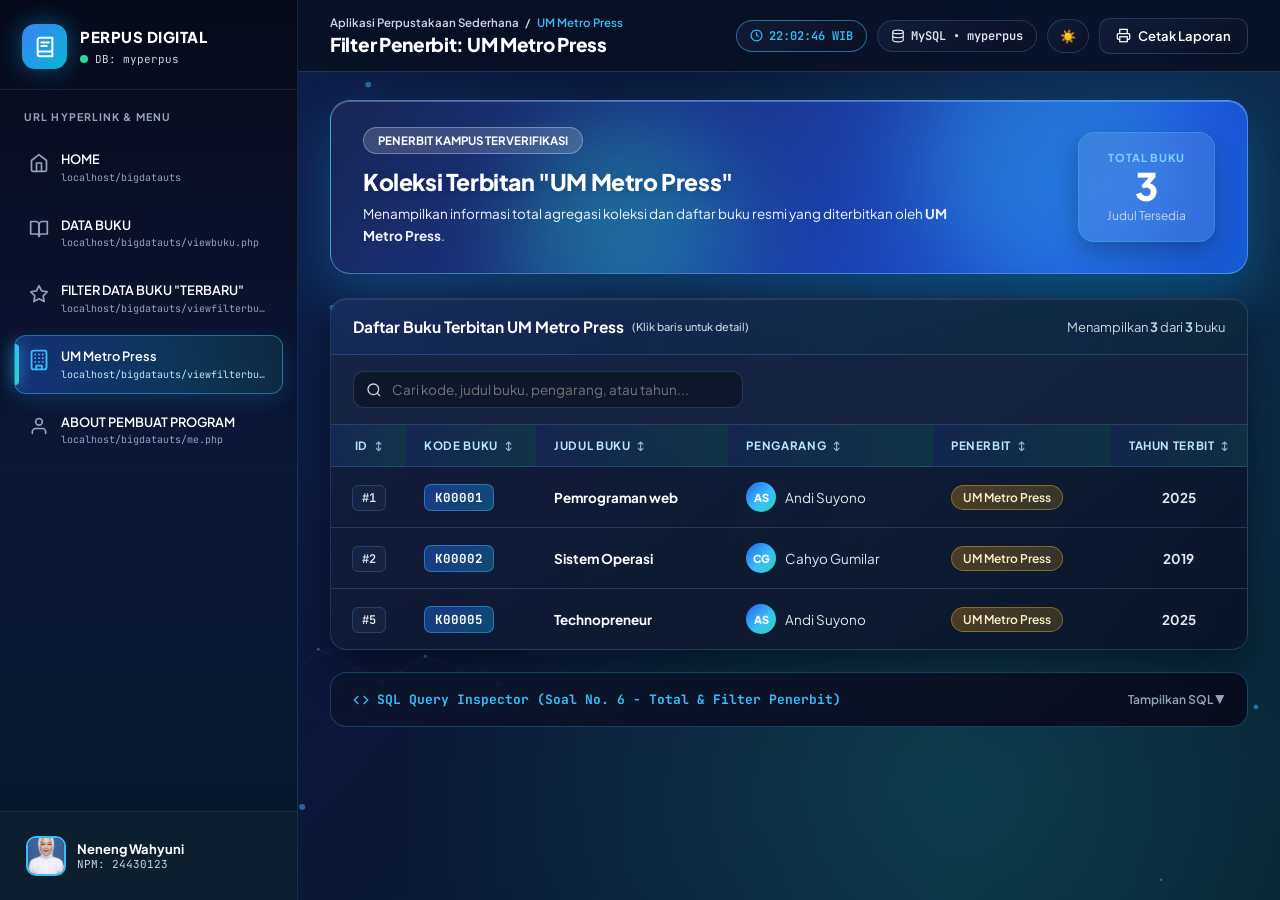
<file: viewfilterbukuummetropress.html>
﻿<!DOCTYPE html>
<html lang="id">
<head>
    <meta charset="UTF-8">
    <meta name="viewport" content="width=device-width, initial-scale=1.0">
    <title>Filter Penerbit UM Metro Press - Aplikasi Perpustakaan</title>
    <link rel="stylesheet" href="style.css">
</head>
<body>
<div class="app-shell">
<canvas id="bgParticles"></canvas>
<aside class="sidebar">
    <div class="sidebar-brand">
        <div class="brand-logo">
            <svg width="22" height="22" viewBox="0 0 24 24" fill="none" stroke="currentColor" stroke-width="2.2" stroke-linecap="round" stroke-linejoin="round">
                <path d="M4 19.5v-15A2.5 2.5 0 0 1 6.5 2H20v20H6.5a2.5 2.5 0 0 1 0-5H20"/>
                <path d="M8 7h8"/>
                <path d="M8 11h6"/>
            </svg>
        </div>
        <div class="brand-text">
            <h2>PERPUS DIGITAL</h2>
            <div class="brand-status">
                <span class="status-dot"></span>
                <span>DB: myperpus</span>
            </div>
        </div>
    </div>

    <nav class="sidebar-nav">
        <div class="nav-section-label">URL Hyperlink &amp; Menu</div>

        <a href="index.html" class="nav-item ">
            <svg class="nav-icon" viewBox="0 0 24 24" fill="none" stroke="currentColor" stroke-width="2" stroke-linecap="round" stroke-linejoin="round">
                <path d="m3 9 9-7 9 7v11a2 2 0 0 1-2 2H5a2 2 0 0 1-2-2z"/>
                <polyline points="9 22 9 12 15 12 15 22"/>
            </svg>
            <div class="nav-meta">
                <span class="nav-title">HOME</span>
                <span class="nav-url">localhost/bigdatauts</span>
            </div>
        </a>

        <a href="viewbuku.html" class="nav-item ">
            <svg class="nav-icon" viewBox="0 0 24 24" fill="none" stroke="currentColor" stroke-width="2" stroke-linecap="round" stroke-linejoin="round">
                <path d="M2 3h6a4 4 0 0 1 4 4v14a3 3 0 0 0-3-3H2z"/>
                <path d="M22 3h-6a4 4 0 0 0-4 4v14a3 3 0 0 1 3-3h7z"/>
            </svg>
            <div class="nav-meta">
                <span class="nav-title">DATA BUKU</span>
                <span class="nav-url">localhost/bigdatauts/viewbuku.php</span>
            </div>
        </a>

        <a href="viewfilterbukuterbaru.html" class="nav-item ">
            <svg class="nav-icon" viewBox="0 0 24 24" fill="none" stroke="currentColor" stroke-width="2" stroke-linecap="round" stroke-linejoin="round">
                <polygon points="12 2 15.09 8.26 22 9.27 17 14.14 18.18 21.02 12 17.77 5.82 21.02 7 14.14 2 9.27 8.91 8.26 12 2"/>
            </svg>
            <div class="nav-meta">
                <span class="nav-title">FILTER DATA BUKU "TERBARU"</span>
                <span class="nav-url">localhost/bigdatauts/viewfilterbukuterbaru.php</span>
            </div>
        </a>

        <a href="viewfilterbukuummetropress.html" class="nav-item active">
            <svg class="nav-icon" viewBox="0 0 24 24" fill="none" stroke="currentColor" stroke-width="2" stroke-linecap="round" stroke-linejoin="round">
                <rect x="4" y="2" width="16" height="20" rx="2" ry="2"/>
                <path d="M9 22v-4h6v4"/>
                <path d="M8 6h.01"/><path d="M16 6h.01"/>
                <path d="M12 6h.01"/><path d="M12 10h.01"/>
                <path d="M12 14h.01"/><path d="M16 10h.01"/>
                <path d="M16 14h.01"/><path d="M8 10h.01"/>
                <path d="M8 14h.01"/>
            </svg>
            <div class="nav-meta">
                <span class="nav-title">UM Metro Press</span>
                <span class="nav-url">localhost/bigdatauts/viewfilterbukuummetropress.php</span>
            </div>
        </a>

        <a href="me.html" class="nav-item ">
            <svg class="nav-icon" viewBox="0 0 24 24" fill="none" stroke="currentColor" stroke-width="2" stroke-linecap="round" stroke-linejoin="round">
                <path d="M20 21v-2a4 4 0 0 0-4-4H8a4 4 0 0 0-4 4v2"/>
                <circle cx="12" cy="7" r="4"/>
            </svg>
            <div class="nav-meta">
                <span class="nav-title">ABOUT PEMBUAT PROGRAM</span>
                <span class="nav-url">localhost/bigdatauts/me.php</span>
            </div>
        </a>
    </nav>

    <div class="sidebar-footer">
        <a href="me.html" class="mini-profile">
            <img src="profil.jpeg" alt="Neneng Wahyuni">
            <div class="mini-profile-info">
                <span class="mini-profile-name">Neneng Wahyuni</span>
                <span class="mini-profile-npm">NPM: 24430123</span>
            </div>
        </a>
    </div>
</aside>

<div class="main-workspace">
    <header class="topbar">
        <div class="topbar-left">
            <div class="breadcrumb">
                <span>Aplikasi Perpustakaan Sederhana</span>
                <span>/</span>
                <span style="color: var(--accent);">UM Metro Press</span>
            </div>
            <div class="topbar-title">Filter Penerbit: UM Metro Press</div>
        </div>
        <div class="topbar-actions">
            <span class="pill-db pill-clock" id="liveClock">
                <svg width="13" height="13" viewBox="0 0 24 24" fill="none" stroke="currentColor" stroke-width="2.2">
                    <circle cx="12" cy="12" r="10"/><polyline points="12 6 12 12 16 14"/>
                </svg>
                <span id="clockText">--:--:--</span>
            </span>
            <span class="pill-db">
                <svg width="14" height="14" viewBox="0 0 24 24" fill="none" stroke="currentColor" stroke-width="2">
                    <ellipse cx="12" cy="5" rx="9" ry="3"/>
                    <path d="M21 12c0 1.66-4 3-9 3s-9-1.34-9-3"/>
                    <path d="M3 5v14c0 1.66 4 3 9 3s9-1.34 9-3V5"/>
                </svg>
                MySQL • myperpus
            </span>
            <button type="button" id="themeToggle" onclick="toggleTheme()" class="btn btn-outline btn-theme" title="Ganti Tema Gelap / Terang">
                <span id="themeIcon">☀️</span>
            </button>
            <button type="button" onclick="window.print()" class="btn btn-outline">
                <svg width="15" height="15" viewBox="0 0 24 24" fill="none" stroke="currentColor" stroke-width="2">
                    <polyline points="6 9 6 2 18 2 18 9"/>
                    <path d="M6 18H4a2 2 0 0 1-2-2v-5a2 2 0 0 1 2-2h16a2 2 0 0 1 2 2v5a2 2 0 0 1-2 2h-2"/>
                    <rect x="6" y="14" width="12" height="8"/>
                </svg>
                Cetak Laporan
            </button>
        </div>
    </header>
    <main class="content-body">

    <section class="hero-banner" style="padding: 26px 32px;">
        <div class="hero-orb-1"></div>
        <div class="hero-orb-2"></div>
        <div class="hero-content">
            <div class="hero-tag">PENERBIT KAMPUS TERVERIFIKASI</div>
            <h1 style="font-size: 23px; margin-bottom: 6px;">Koleksi Terbitan "UM Metro Press"</h1>
            <p style="font-size: 13.5px; min-height: auto;">Menampilkan informasi total agregasi koleksi dan daftar buku resmi yang diterbitkan oleh <strong>UM Metro Press</strong>.</p>
        </div>
        <div class="hero-visual" style="background: rgba(255,255,255,0.1); backdrop-filter: blur(10px); border: 1px solid rgba(56,189,248,0.35); border-radius: 16px; padding: 18px 28px; text-align: center; flex-shrink: 0; box-shadow: 0 10px 25px rgba(0,0,0,0.25);">
            <span style="display: block; font-size: 11px; text-transform: uppercase; letter-spacing: 0.9px; color: #7dd3fc; font-weight: 700;">Total Buku</span>
            <span style="font-size: 38px; font-weight: 800; color: #ffffff; line-height: 1.15; display: block;" data-count="3">0</span>
            <span style="display: block; font-size: 12px; color: #cbd5e1;">Judul Tersedia</span>
        </div>
    </section>

    <div class="surface-card">
        <div class="card-head">
            <h3>Daftar Buku Terbitan UM Metro Press <span style="font-size: 11px; color: var(--text-muted); font-weight: 500;">(Klik baris untuk detail)</span></h3>
            <span style="font-size: 13px; color: var(--text-muted);">
                Menampilkan <strong id="visibleCount">3</strong> dari <strong>3</strong> buku
            </span>
        </div>

        <div class="toolbar">
            <div class="search-wrap">
                <svg viewBox="0 0 24 24" fill="none" stroke="currentColor" stroke-width="2">
                    <circle cx="11" cy="11" r="8"/><line x1="21" y1="21" x2="16.65" y2="16.65"/>
                </svg>
                <input type="text" id="searchInput" class="search-input" placeholder="Cari kode, judul buku, pengarang, atau tahun..." onkeyup="filterTable('searchInput', 'umpTable', 'visibleCount')">
            </div>
        </div>

        <div class="table-responsive">
            <table id="umpTable">
                <thead>
                    <tr>
                        <th class="sortable" onclick="sortTable('umpTable', 0, true)" style="width: 75px; text-align: center;">ID <span class="sort-ind">↕</span></th>
                        <th class="sortable" onclick="sortTable('umpTable', 1, false)" style="width: 130px;">Kode Buku <span class="sort-ind">↕</span></th>
                        <th class="sortable" onclick="sortTable('umpTable', 2, false)">Judul Buku <span class="sort-ind">↕</span></th>
                        <th class="sortable" onclick="sortTable('umpTable', 3, false)">Pengarang <span class="sort-ind">↕</span></th>
                        <th class="sortable" onclick="sortTable('umpTable', 4, false)">Penerbit <span class="sort-ind">↕</span></th>
                        <th class="sortable" onclick="sortTable('umpTable', 5, true)" style="width: 130px; text-align: center;">Tahun Terbit <span class="sort-ind">↕</span></th>
                    </tr>
                </thead>
                <tbody>
                                                                        <tr data-row data-book='{&quot;id&quot;:&quot;1&quot;,&quot;kode_buku&quot;:&quot;K00001&quot;,&quot;judul_buku&quot;:&quot;Pemrograman web&quot;,&quot;pengarang&quot;:&quot;Andi Suyono&quot;,&quot;penerbit&quot;:&quot;UM Metro Press&quot;,&quot;tahun_terbit&quot;:&quot;2025&quot;,&quot;nama_kategori_buku&quot;:&quot;Buku Ajar&quot;}' onclick="openBookModal(this)">
                                <td style="text-align: center;">
                                    <span class="id-badge">#1</span>
                                </td>
                                <td>
                                    <span class="code-badge">K00001</span>
                                </td>
                                <td>
                                    <span class="book-title">Pemrograman web</span>
                                </td>
                                <td>
                                    <div class="author-cell">
                                        <span class="avatar-initial">AS</span>
                                        <span>Andi Suyono</span>
                                    </div>
                                </td>
                                <td>
                                    <span class="badge badge-pub">UM Metro Press</span>
                                </td>
                                <td style="text-align: center; font-weight: 700;">
                                    2025                                </td>
                            </tr>
                                                    <tr data-row data-book='{&quot;id&quot;:&quot;2&quot;,&quot;kode_buku&quot;:&quot;K00002&quot;,&quot;judul_buku&quot;:&quot;Sistem Operasi&quot;,&quot;pengarang&quot;:&quot;Cahyo Gumilar&quot;,&quot;penerbit&quot;:&quot;UM Metro Press&quot;,&quot;tahun_terbit&quot;:&quot;2019&quot;,&quot;nama_kategori_buku&quot;:&quot;Buku Referensi&quot;}' onclick="openBookModal(this)">
                                <td style="text-align: center;">
                                    <span class="id-badge">#2</span>
                                </td>
                                <td>
                                    <span class="code-badge">K00002</span>
                                </td>
                                <td>
                                    <span class="book-title">Sistem Operasi</span>
                                </td>
                                <td>
                                    <div class="author-cell">
                                        <span class="avatar-initial">CG</span>
                                        <span>Cahyo Gumilar</span>
                                    </div>
                                </td>
                                <td>
                                    <span class="badge badge-pub">UM Metro Press</span>
                                </td>
                                <td style="text-align: center; font-weight: 700;">
                                    2019                                </td>
                            </tr>
                                                    <tr data-row data-book='{&quot;id&quot;:&quot;5&quot;,&quot;kode_buku&quot;:&quot;K00005&quot;,&quot;judul_buku&quot;:&quot;Technopreneur&quot;,&quot;pengarang&quot;:&quot;Andi Suyono&quot;,&quot;penerbit&quot;:&quot;UM Metro Press&quot;,&quot;tahun_terbit&quot;:&quot;2025&quot;,&quot;nama_kategori_buku&quot;:&quot;Buku Ajar&quot;}' onclick="openBookModal(this)">
                                <td style="text-align: center;">
                                    <span class="id-badge">#5</span>
                                </td>
                                <td>
                                    <span class="code-badge">K00005</span>
                                </td>
                                <td>
                                    <span class="book-title">Technopreneur</span>
                                </td>
                                <td>
                                    <div class="author-cell">
                                        <span class="avatar-initial">AS</span>
                                        <span>Andi Suyono</span>
                                    </div>
                                </td>
                                <td>
                                    <span class="badge badge-pub">UM Metro Press</span>
                                </td>
                                <td style="text-align: center; font-weight: 700;">
                                    2025                                </td>
                            </tr>
                                                            </tbody>
            </table>
        </div>
    </div>

    <!-- SQL Query Inspector -->
    <div class="sql-card">
        <div class="sql-header" onclick="toggleSql()">
            <div class="sql-title">
                <svg width="16" height="16" viewBox="0 0 24 24" fill="none" stroke="currentColor" stroke-width="2">
                    <polyline points="16 18 22 12 16 6"/><polyline points="8 6 2 12 8 18"/>
                </svg>
                SQL Query Inspector (Soal No. 6 - Total &amp; Filter Penerbit)
            </div>
            <span id="sqlToggleText" style="font-size: 12px; color: #94a3b8; font-weight: 600;">Tampilkan SQL ▼</span>
        </div>
        <div class="sql-body" id="sqlBody">
            <button type="button" class="btn-copy-sql" onclick="copySql(this)">Salin SQL</button>
            <pre>-- 1. Menghitung total buku terbitan UM Metro Press
SELECT COUNT(*) AS total_buku 
FROM tb_perpus 
WHERE penerbit = 'UM Metro Press';

-- 2. Menampilkan daftar informasi buku terbitan UM Metro Press
SELECT id, kode_buku, judul_buku, pengarang, penerbit, tahun_terbit
FROM tb_perpus
WHERE penerbit = 'UM Metro Press'
ORDER BY id ASC;</pre>
        </div>
    </div>

    </main>
</div>
</div>

<!-- Book Detail Interactive Modal -->
<div class="modal-backdrop" id="bookModal" onclick="if(event.target===this) closeBookModal()">
    <div class="modal-box">
        <div class="modal-top">
            <div>
                <span class="code-badge" id="mKode" style="margin-bottom: 8px;">K00001</span>
                <h3 id="mJudul" style="font-size: 20px; font-weight: 800; color: var(--text-main);">Judul Buku</h3>
            </div>
            <button type="button" class="modal-close" onclick="closeBookModal()">&times;</button>
        </div>
        <div class="modal-grid">
            <div class="modal-cell">
                <span>ID Record</span>
                <strong id="mId">#1</strong>
            </div>
            <div class="modal-cell">
                <span>Tahun Terbit</span>
                <strong id="mTahun">2025</strong>
            </div>
            <div class="modal-cell">
                <span>Pengarang</span>
                <strong id="mPengarang">-</strong>
            </div>
            <div class="modal-cell">
                <span>Penerbit</span>
                <strong id="mPenerbit">-</strong>
            </div>
            <div class="modal-cell" style="grid-column: span 2;">
                <span>Kategori Buku</span>
                <strong id="mKategori">-</strong>
            </div>
        </div>
        <div style="margin-top: 20px; text-align: right;">
            <button type="button" class="btn btn-outline" onclick="closeBookModal()">Tutup Detail</button>
        </div>
    </div>
</div>

<script>
// 1. Theme Persistence (Midnight Aurora Glassmorphism Default vs Optional Light)
(function initTheme() {
    const saved = localStorage.getItem('perpusThemeV3');
    const icon = document.getElementById('themeIcon');
    if (saved === 'light') {
        document.body.classList.add('theme-light');
        if (icon) icon.textContent = '🌙';
    } else {
        if (icon) icon.textContent = '☀️';
    }
})();

function toggleTheme() {
    document.body.classList.toggle('theme-light');
    const isLight = document.body.classList.contains('theme-light');
    localStorage.setItem('perpusThemeV3', isLight ? 'light' : 'dark');
    const icon = document.getElementById('themeIcon');
    if (icon) icon.textContent = isLight ? '🌙' : '☀️';
}

// 2. Live Clock WIB
function updateClock() {
    const el = document.getElementById('clockText');
    if (!el) return;
    const now = new Date();
    const pad = n => String(n).padStart(2, '0');
    el.textContent = `${pad(now.getHours())}:${pad(now.getMinutes())}:${pad(now.getSeconds())} WIB`;
}
updateClock();
setInterval(updateClock, 1000);

// 3. Interactive Big Data Particle Mesh Canvas
(function initParticles() {
    const canvas = document.getElementById('bgParticles');
    if (!canvas) return;
    const ctx = canvas.getContext('2d');
    let w, h, particles = [];
    const mouse = { x: null, y: null };

    function resize() {
        w = canvas.width = window.innerWidth;
        h = canvas.height = window.innerHeight;
    }
    resize();
    window.addEventListener('resize', resize);
    window.addEventListener('mousemove', e => { mouse.x = e.clientX; mouse.y = e.clientY; });

    const count = Math.min(55, Math.floor((window.innerWidth * window.innerHeight) / 24000));
    for (let i = 0; i < count; i++) {
        particles.push({
            x: Math.random() * w,
            y: Math.random() * h,
            vx: (Math.random() - 0.5) * 0.55,
            vy: (Math.random() - 0.5) * 0.55,
            r: Math.random() * 2 + 1.2
        });
    }

    function animate() {
        ctx.clearRect(0, 0, w, h);
        const isLight = document.body.classList.contains('theme-light');
        const dotColor = isLight ? 'rgba(2, 132, 199, 0.28)' : 'rgba(56, 189, 248, 0.48)';
        const lineRgb  = isLight ? '2, 132, 199' : '45, 212, 191';

        for (let i = 0; i < particles.length; i++) {
            const p = particles[i];
            p.x += p.vx;
            p.y += p.vy;
            if (p.x < 0 || p.x > w) p.vx *= -1;
            if (p.y < 0 || p.y > h) p.vy *= -1;

            ctx.beginPath();
            ctx.arc(p.x, p.y, p.r, 0, Math.PI * 2);
            ctx.fillStyle = dotColor;
            ctx.fill();

            for (let j = i + 1; j < particles.length; j++) {
                const q = particles[j];
                const dx = p.x - q.x, dy = p.y - q.y;
                const dist = Math.hypot(dx, dy);
                if (dist < 135) {
                    ctx.beginPath();
                    ctx.moveTo(p.x, p.y);
                    ctx.lineTo(q.x, q.y);
                    ctx.strokeStyle = `rgba(${lineRgb}, ${(1 - dist / 135) * 0.18})`;
                    ctx.lineWidth = 1;
                    ctx.stroke();
                }
            }

            if (mouse.x !== null) {
                const md = Math.hypot(p.x - mouse.x, p.y - mouse.y);
                if (md < 140) {
                    ctx.beginPath();
                    ctx.moveTo(p.x, p.y);
                    ctx.lineTo(mouse.x, mouse.y);
                    ctx.strokeStyle = `rgba(56, 189, 248, ${(1 - md / 140) * 0.3})`;
                    ctx.lineWidth = 1;
                    ctx.stroke();
                }
            }
        }
        requestAnimationFrame(animate);
    }
    animate();
})();

// 4. DOM Ready: Count-Up, Donut Chart, Bars, Typewriter, Spotlight & 3D Tilt
document.addEventListener('DOMContentLoaded', () => {
    // Count-Up KPI
    document.querySelectorAll('[data-count]').forEach(el => {
        const target = parseInt(el.getAttribute('data-count'), 10) || 0;
        const duration = 750;
        const start = performance.now();
        function step(now) {
            const p = Math.min((now - start) / duration, 1);
            const eased = 1 - Math.pow(1 - p, 3);
            el.textContent = Math.round(target * eased).toLocaleString('id-ID');
            if (p < 1) requestAnimationFrame(step);
            else el.textContent = target.toLocaleString('id-ID');
        }
        requestAnimationFrame(step);
    });

    // Progress Bars & SVG Donut Segments
    setTimeout(() => {
        document.querySelectorAll('.dist-fill[data-width]').forEach(bar => {
            bar.style.width = bar.getAttribute('data-width');
        });
        document.querySelectorAll('.donut-segment[data-target-offset]').forEach(seg => {
            seg.style.strokeDashoffset = seg.getAttribute('data-target-offset');
        });
    }, 150);

    // Typewriter Hero Subtitle
    const tw = document.getElementById('typewriterText');
    if (tw) {
        const full = tw.getAttribute('data-text') || '';
        let idx = 0;
        function typeNext() {
            if (idx <= full.length) {
                tw.textContent = full.slice(0, idx);
                idx++;
                setTimeout(typeNext, 14);
            }
        }
        typeNext();
    }

    // Cursor Spotlight on Cards
    document.querySelectorAll('.spotlight-card').forEach(card => {
        card.addEventListener('mousemove', e => {
            const rect = card.getBoundingClientRect();
            card.style.setProperty('--mx', (e.clientX - rect.left) + 'px');
            card.style.setProperty('--my', (e.clientY - rect.top) + 'px');
        });
    });

    // 3D Tilt on Profile Card (me.php)
    const tiltCard = document.getElementById('tiltProfileCard');
    if (tiltCard) {
        tiltCard.addEventListener('mousemove', e => {
            const r = tiltCard.getBoundingClientRect();
            const x = (e.clientX - r.left) / r.width - 0.5;
            const y = (e.clientY - r.top) / r.height - 0.5;
            tiltCard.style.transform = `perspective(700px) rotateY(${x * 8}deg) rotateX(${-y * 8}deg) translateY(-3px)`;
        });
        tiltCard.addEventListener('mouseleave', () => {
            tiltCard.style.transform = 'perspective(700px) rotateY(0deg) rotateX(0deg)';
        });
    }
});

// 5. Book Detail Modal
function openBookModal(tr) {
    try {
        const data = JSON.parse(tr.getAttribute('data-book'));
        document.getElementById('mKode').textContent = data.kode_buku || '-';
        document.getElementById('mJudul').textContent = data.judul_buku || '-';
        document.getElementById('mId').textContent = '#' + (data.id || '-');
        document.getElementById('mTahun').textContent = data.tahun_terbit || '-';
        document.getElementById('mPengarang').textContent = data.pengarang || '-';
        document.getElementById('mPenerbit').textContent = data.penerbit || '-';
        document.getElementById('mKategori').textContent = data.nama_kategori_buku || 'Koleksi Perpustakaan';
        document.getElementById('bookModal').classList.add('open');
    } catch (err) {}
}

function closeBookModal() {
    document.getElementById('bookModal').classList.remove('open');
}

// 6. Interactive Table Column Sorting
const sortState = {};
function sortTable(tableId, colIdx, isNumeric) {
    const table = document.getElementById(tableId);
    if (!table) return;
    const tbody = table.querySelector('tbody');
    const rows = Array.from(tbody.querySelectorAll('tr[data-row]'));
    const key = `${tableId}_${colIdx}`;
    sortState[key] = !sortState[key];
    const asc = sortState[key];

    rows.sort((a, b) => {
        let va = a.cells[colIdx].textContent.replace(/[#✓]/g, '').trim();
        let vb = b.cells[colIdx].textContent.replace(/[#✓]/g, '').trim();
        if (isNumeric) {
            return asc ? (parseFloat(va) - parseFloat(vb)) : (parseFloat(vb) - parseFloat(va));
        }
        return asc ? va.localeCompare(vb) : vb.localeCompare(va);
    });

    rows.forEach(r => tbody.appendChild(r));
}

// 7. SQL Inspector Toggle & Copy
function toggleSql() {
    const body = document.getElementById('sqlBody');
    const icon = document.getElementById('sqlToggleText');
    if (!body) return;
    body.classList.toggle('open');
    if (icon) icon.textContent = body.classList.contains('open') ? 'Sembunyikan ▲' : 'Tampilkan SQL ▼';
}

function copySql(btn) {
    const pre = btn.parentElement.querySelector('pre');
    if (!pre) return;
    navigator.clipboard.writeText(pre.textContent).then(() => {
        const old = btn.textContent;
        btn.textContent = '✓ Tersalin!';
        setTimeout(() => btn.textContent = old, 1500);
    });
}

// 8. Realtime Search & Category Pills
function filterTable(inputId, tableId, countId) {
    const input = document.getElementById(inputId);
    const table = document.getElementById(tableId);
    if (!input || !table) return;
    const query = input.value.toLowerCase();
    const rows = table.querySelectorAll('tbody tr[data-row]');
    let visible = 0;

    rows.forEach(row => {
        const text = row.textContent.toLowerCase();
        const activeCat = window.activeCategoryFilter || 'all';
        const rowCat = (row.getAttribute('data-category') || '').toLowerCase();
        if (text.indexOf(query) > -1 && (activeCat === 'all' || rowCat === activeCat.toLowerCase())) {
            row.style.display = '';
            visible++;
        } else {
            row.style.display = 'none';
        }
    });

    const countEl = document.getElementById(countId);
    if (countEl) countEl.textContent = visible;
}

function setCategoryFilter(cat, btnEl, inputId, tableId, countId) {
    window.activeCategoryFilter = cat;
    document.querySelectorAll('.pill-btn').forEach(b => b.classList.remove('active'));
    if (btnEl) btnEl.classList.add('active');
    filterTable(inputId, tableId, countId);
}
</script>
</body>
</html>
</file>
<file: style.css>
/* PerpusUM - Rich Luminous Aurora Gradient Glassmorphic UI */
@import url('https://fonts.googleapis.com/css2?family=JetBrains+Mono:wght@400;500;600;700&family=Plus+Jakarta+Sans:wght@400;500;600;700;800&display=swap');

:root {
    --bg-app: #060918;
    --bg-surface: linear-gradient(145deg, rgba(22, 33, 62, 0.72) 0%, rgba(11, 17, 36, 0.86) 100%);
    --bg-surface-solid: #0f172a;
    --bg-elevated: rgba(25, 39, 71, 0.65);
    --bg-sidebar: linear-gradient(180deg, #060918 0%, #0d1738 52%, #071929 100%);
    --bg-topbar: rgba(8, 13, 30, 0.78);

    --text-main: #ffffff;
    --text-secondary: #e2e8f0;
    --text-muted: #cbd5e1;

    --border-subtle: rgba(125, 211, 252, 0.18);
    --border-glow: rgba(56, 189, 248, 0.52);

    --accent: #38bdf8;
    --teal: #2dd4bf;
    --indigo: #818cf8;

    --shadow-card: 0 18px 42px rgba(0, 0, 0, 0.45), inset 0 1px 0 rgba(255, 255, 255, 0.1);
    --shadow-hover: 0 24px 54px rgba(0, 0, 0, 0.62), 0 0 28px rgba(56, 189, 248, 0.2);
    --radius-xl: 20px;
    --radius-lg: 16px;
    --radius-md: 11px;
}

body.theme-light {
    --bg-app: #eef4ff;
    --bg-surface: linear-gradient(145deg, rgba(255, 255, 255, 0.94) 0%, rgba(241, 245, 255, 0.92) 100%);
    --bg-surface-solid: #ffffff;
    --bg-elevated: rgba(241, 245, 249, 0.85);
    --bg-sidebar: linear-gradient(180deg, #0a1026 0%, #13224d 55%, #0b2436 100%);
    --bg-topbar: rgba(255, 255, 255, 0.86);

    --text-main: #0f172a;
    --text-secondary: #334155;
    --text-muted: #64748b;

    --border-subtle: rgba(37, 99, 235, 0.14);
    --border-glow: rgba(37, 99, 235, 0.4);

    --accent: #0284c7;
    --teal: #0d9488;
    --indigo: #4f46e5;

    --shadow-card: 0 12px 32px rgba(15, 23, 42, 0.08);
    --shadow-hover: 0 18px 40px rgba(37, 99, 235, 0.14);
}

* {
    box-sizing: border-box;
    margin: 0;
    padding: 0;
}

body {
    font-family: 'Plus Jakarta Sans', -apple-system, BlinkMacSystemFont, 'Segoe UI', sans-serif;
    background-color: var(--bg-app);
    background-image:
        radial-gradient(circle at 12% 15%, rgba(37, 99, 235, 0.26) 0%, transparent 45%),
        radial-gradient(circle at 88% 20%, rgba(14, 165, 233, 0.2) 0%, transparent 40%),
        radial-gradient(circle at 75% 88%, rgba(20, 184, 166, 0.22) 0%, transparent 45%),
        linear-gradient(135deg, #060918 0%, #0d173a 48%, #071b2b 100%);
    background-attachment: fixed;
    color: var(--text-main);
    min-height: 100vh;
    display: flex;
    overflow-x: hidden;
    -webkit-font-smoothing: antialiased;
    transition: background 0.35s ease, color 0.35s ease;
}

body.theme-light {
    background-image:
        radial-gradient(circle at 12% 15%, rgba(56, 189, 248, 0.2) 0%, transparent 45%),
        radial-gradient(circle at 88% 85%, rgba(45, 212, 191, 0.18) 0%, transparent 45%),
        linear-gradient(135deg, #eff6ff 0%, #e0f2fe 50%, #ecfeff 100%);
}

#bgParticles {
    position: fixed;
    inset: 0;
    width: 100%;
    height: 100%;
    z-index: 0;
    pointer-events: none;
}

/* ==================== KEYFRAMES ==================== */
@keyframes fadeSlideUp {
    from { opacity: 0; transform: translateY(18px) scale(0.985); }
    to   { opacity: 1; transform: translateY(0) scale(1); }
}

@keyframes fadeInRow {
    from { opacity: 0; transform: translateX(-10px); }
    to   { opacity: 1; transform: translateX(0); }
}

@keyframes pulseRing {
    0%   { transform: scale(0.95); box-shadow: 0 0 0 0 rgba(52, 211, 153, 0.75); }
    70%  { transform: scale(1);    box-shadow: 0 0 0 8px rgba(52, 211, 153, 0); }
    100% { transform: scale(0.95); box-shadow: 0 0 0 0 rgba(52, 211, 153, 0); }
}

@keyframes floatSlow {
    0%, 100% { transform: translateY(0px) rotate(0deg); }
    50%      { transform: translateY(-10px) rotate(1.8deg); }
}

@keyframes floatOrb {
    0%, 100% { transform: translate(0, 0) scale(1); }
    50%      { transform: translate(-22px, 16px) scale(1.1); }
}

@keyframes gradientShift {
    0%   { background-position: 0% 50%; }
    50%  { background-position: 100% 50%; }
    100% { background-position: 0% 50%; }
}

@keyframes shimmerSweep {
    0%   { transform: translateX(-120%); }
    100% { transform: translateX(220%); }
}

/* ==================== APP SHELL ==================== */
.app-shell {
    display: flex;
    width: 100%;
    min-height: 100vh;
    position: relative;
    z-index: 2;
}

/* Sidebar */
.sidebar {
    width: 298px;
    background: var(--bg-sidebar);
    backdrop-filter: blur(22px);
    -webkit-backdrop-filter: blur(22px);
    color: #f8fafc;
    display: flex;
    flex-direction: column;
    flex-shrink: 0;
    border-right: 1px solid rgba(56, 189, 248, 0.16);
    position: sticky;
    top: 0;
    height: 100vh;
    overflow-y: auto;
    z-index: 50;
}

.sidebar-brand {
    padding: 24px 22px 20px;
    border-bottom: 1px solid rgba(255, 255, 255, 0.08);
    display: flex;
    align-items: center;
    gap: 13px;
}

.brand-logo {
    width: 45px;
    height: 45px;
    border-radius: 13px;
    background: linear-gradient(135deg, #3b82f6 0%, #06b6d4 50%, #10b981 100%);
    background-size: 200% 200%;
    animation: gradientShift 5s ease infinite;
    display: flex;
    align-items: center;
    justify-content: center;
    color: #ffffff;
    box-shadow: 0 0 24px rgba(14, 165, 233, 0.45);
    flex-shrink: 0;
    transition: transform 0.3s ease;
}

.sidebar-brand:hover .brand-logo {
    transform: rotate(-7deg) scale(1.07);
}

.brand-text h2 {
    font-size: 15px;
    font-weight: 800;
    letter-spacing: 0.5px;
    color: #ffffff;
}

.brand-status {
    display: inline-flex;
    align-items: center;
    gap: 7px;
    font-size: 11px;
    color: #cbd5e1;
    margin-top: 4px;
    font-family: 'JetBrains Mono', monospace;
}

.status-dot {
    width: 8px;
    height: 8px;
    border-radius: 50%;
    background: #34d399;
    animation: pulseRing 2s infinite;
}

.sidebar-nav {
    padding: 20px 14px;
    flex: 1;
    display: flex;
    flex-direction: column;
    gap: 7px;
}

.nav-section-label {
    font-size: 10.5px;
    font-weight: 700;
    letter-spacing: 1.1px;
    text-transform: uppercase;
    color: #94a3b8;
    padding: 0 10px 8px;
}

.nav-item {
    display: flex;
    align-items: flex-start;
    gap: 12px;
    padding: 12px 14px;
    border-radius: 12px;
    text-decoration: none;
    color: #e2e8f0;
    transition: all 0.25s cubic-bezier(0.22, 1, 0.36, 1);
    border: 1px solid transparent;
    position: relative;
}

.nav-item:hover {
    background: linear-gradient(90deg, rgba(56, 189, 248, 0.14) 0%, rgba(99, 102, 241, 0.08) 100%);
    color: #ffffff;
    transform: translateX(4px);
}

.nav-item.active {
    background: linear-gradient(90deg, rgba(37, 99, 235, 0.38) 0%, rgba(14, 165, 233, 0.24) 55%, rgba(20, 184, 166, 0.14) 100%);
    color: #ffffff;
    border-color: rgba(56, 189, 248, 0.45);
    box-shadow: 0 6px 22px rgba(14, 165, 233, 0.2);
}

.nav-item.active::before {
    content: '';
    position: absolute;
    left: 0;
    top: 8px;
    bottom: 8px;
    width: 4px;
    border-radius: 0 4px 4px 0;
    background: linear-gradient(180deg, #38bdf8, #2dd4bf);
    box-shadow: 0 0 14px #38bdf8;
}

.nav-icon {
    width: 20px;
    height: 20px;
    margin-top: 2px;
    flex-shrink: 0;
    color: #94a3b8;
    transition: transform 0.25s ease, color 0.25s ease;
}

.nav-item:hover .nav-icon,
.nav-item.active .nav-icon {
    color: #38bdf8;
    transform: scale(1.12);
}

.nav-meta { display: flex; flex-direction: column; min-width: 0; }
.nav-title { font-size: 12.8px; font-weight: 600; line-height: 1.3; color: #ffffff; }
.nav-url {
    font-family: 'JetBrains Mono', monospace;
    font-size: 10px;
    color: #94a3b8;
    margin-top: 3px;
    white-space: nowrap;
    overflow: hidden;
    text-overflow: ellipsis;
}
.nav-item.active .nav-url { color: #bae6fd; }

.sidebar-footer {
    padding: 16px 18px;
    border-top: 1px solid rgba(255, 255, 255, 0.08);
    background: rgba(255, 255, 255, 0.02);
}

.mini-profile {
    display: flex;
    align-items: center;
    gap: 11px;
    text-decoration: none;
    color: #f8fafc;
    padding: 8px;
    border-radius: 11px;
    transition: all 0.25s ease;
}

.mini-profile:hover {
    background: rgba(56, 189, 248, 0.12);
    transform: translateY(-2px);
}

.mini-profile img {
    width: 40px;
    height: 40px;
    border-radius: 10px;
    object-fit: cover;
    border: 2px solid #38bdf8;
}

.mini-profile-name { display: block; font-size: 13px; font-weight: 700; color: #ffffff; }
.mini-profile-npm { display: block; font-size: 11px; color: #cbd5e1; font-family: 'JetBrains Mono', monospace; }

/* ==================== TOPBAR ==================== */
.main-workspace {
    flex: 1;
    display: flex;
    flex-direction: column;
    min-width: 0;
}

.topbar {
    background: var(--bg-topbar);
    backdrop-filter: blur(18px);
    -webkit-backdrop-filter: blur(18px);
    border-bottom: 1px solid var(--border-subtle);
    padding: 15px 32px;
    display: flex;
    justify-content: space-between;
    align-items: center;
    position: sticky;
    top: 0;
    z-index: 40;
    gap: 16px;
}

.breadcrumb {
    font-size: 11.5px;
    font-weight: 600;
    color: var(--text-muted);
    display: flex;
    align-items: center;
    gap: 6px;
    margin-bottom: 2px;
}

.topbar-title {
    font-size: 19px;
    font-weight: 800;
    color: var(--text-main);
    letter-spacing: -0.3px;
}

.topbar-actions {
    display: flex;
    align-items: center;
    gap: 10px;
    flex-wrap: wrap;
}

.pill-db {
    display: inline-flex;
    align-items: center;
    gap: 6px;
    padding: 7px 13px;
    background: var(--bg-surface);
    border: 1px solid var(--border-subtle);
    border-radius: 99px;
    font-size: 12px;
    font-weight: 600;
    color: var(--text-secondary);
    font-family: 'JetBrains Mono', monospace;
}

.pill-clock {
    color: var(--accent);
    border-color: var(--border-glow);
}

.btn {
    display: inline-flex;
    align-items: center;
    gap: 7px;
    padding: 9px 16px;
    border-radius: var(--radius-md);
    font-size: 13px;
    font-weight: 600;
    text-decoration: none;
    cursor: pointer;
    border: 1px solid transparent;
    transition: all 0.25s ease;
    font-family: inherit;
    position: relative;
    overflow: hidden;
}

.btn-outline {
    background: var(--bg-surface);
    color: var(--text-main);
    border-color: var(--border-subtle);
}

.btn-outline:hover {
    border-color: var(--accent);
    color: var(--accent);
    transform: translateY(-2px);
    box-shadow: 0 4px 16px rgba(56, 189, 248, 0.2);
}

.btn-theme { padding: 8px 12px; border-radius: 99px; }

.content-body {
    padding: 28px 32px 48px;
    max-width: 1260px;
    width: 100%;
    margin: 0 auto;
}

/* ==================== VIVID AURORA HERO BANNER ==================== */
.hero-banner {
    background: linear-gradient(125deg, #172554 0%, #1d4ed8 38%, #0284c7 70%, #0d9488 100%);
    background-size: 220% 220%;
    animation: gradientShift 7s ease infinite, fadeSlideUp 0.5s ease-out both;
    color: #ffffff;
    border-radius: var(--radius-xl);
    padding: 36px 40px;
    margin-bottom: 24px;
    display: flex;
    justify-content: space-between;
    align-items: center;
    gap: 24px;
    border: 1px solid rgba(125, 211, 252, 0.45);
    box-shadow: 0 22px 52px rgba(14, 165, 233, 0.28), inset 0 1px 0 rgba(255, 255, 255, 0.25);
    position: relative;
    overflow: hidden;
}

.hero-orb-1,
.hero-orb-2 {
    position: absolute;
    border-radius: 50%;
    filter: blur(45px);
    pointer-events: none;
    z-index: 0;
}

.hero-orb-1 {
    width: 280px;
    height: 280px;
    background: rgba(56, 189, 248, 0.36);
    top: -80px;
    right: 50px;
    animation: floatOrb 7s ease-in-out infinite;
}

.hero-orb-2 {
    width: 220px;
    height: 220px;
    background: rgba(45, 212, 191, 0.32);
    bottom: -70px;
    left: 20%;
    animation: floatOrb 10s ease-in-out infinite reverse;
}

.hero-content { position: relative; z-index: 2; }
.hero-visual { position: relative; z-index: 2; flex-shrink: 0; animation: floatSlow 4.2s ease-in-out infinite; }

.hero-tag {
    display: inline-flex;
    align-items: center;
    gap: 7px;
    background: rgba(255, 255, 255, 0.16);
    backdrop-filter: blur(10px);
    border: 1px solid rgba(255, 255, 255, 0.3);
    padding: 5px 14px;
    border-radius: 99px;
    font-size: 11.5px;
    font-weight: 700;
    color: #ffffff;
    margin-bottom: 14px;
}

.hero-banner h1 {
    font-size: 27px;
    font-weight: 800;
    letter-spacing: -0.4px;
    margin-bottom: 10px;
    line-height: 1.25;
    color: #ffffff;
    text-shadow: 0 2px 12px rgba(0, 0, 0, 0.2);
}

.hero-banner p {
    color: #f1f5f9;
    font-size: 14px;
    line-height: 1.65;
    max-width: 610px;
    min-height: 44px;
}

.hero-actions { display: flex; gap: 12px; margin-top: 20px; flex-wrap: wrap; }

.btn-hero-light {
    background: linear-gradient(135deg, #ffffff 0%, #e0f2fe 100%);
    color: #0f172a;
    font-weight: 800;
    box-shadow: 0 8px 24px rgba(0, 0, 0, 0.22);
}

.btn-hero-light::after {
    content: '';
    position: absolute;
    top: 0;
    left: 0;
    width: 45%;
    height: 100%;
    background: linear-gradient(90deg, transparent, rgba(56, 189, 248, 0.35), transparent);
    transform: translateX(-120%);
}

.btn-hero-light:hover::after { animation: shimmerSweep 0.75s ease; }
.btn-hero-light:hover { transform: translateY(-2px); box-shadow: 0 12px 28px rgba(255, 255, 255, 0.3); }

.btn-hero-glass {
    background: rgba(15, 23, 42, 0.32);
    backdrop-filter: blur(8px);
    color: #ffffff;
    border: 1px solid rgba(255, 255, 255, 0.32);
}

.btn-hero-glass:hover { background: rgba(15, 23, 42, 0.5); transform: translateY(-2px); }

/* ==================== LUMINOUS GRADIENT KPI CARDS ==================== */
.kpi-grid {
    display: grid;
    grid-template-columns: repeat(auto-fit, minmax(225px, 1fr));
    gap: 18px;
    margin-bottom: 24px;
}

.kpi-card,
.surface-card {
    background: var(--bg-surface);
    backdrop-filter: blur(22px);
    -webkit-backdrop-filter: blur(22px);
    border: 1px solid var(--border-subtle);
    box-shadow: var(--shadow-card);
    position: relative;
    overflow: hidden;
}

.kpi-card {
    border-radius: var(--radius-lg);
    padding: 22px;
    display: flex;
    align-items: flex-start;
    justify-content: space-between;
    transition: transform 0.3s ease, box-shadow 0.3s ease, border-color 0.3s ease;
    animation: fadeSlideUp 0.5s ease-out both;
}

.kpi-card::after {
    content: '';
    position: absolute;
    top: 0;
    left: 0;
    right: 0;
    height: 3.5px;
    background: linear-gradient(90deg, #3b82f6, #38bdf8, #2dd4bf);
}

.kpi-card:nth-child(1) { animation-delay: 0.05s; }
.kpi-card:nth-child(2) { animation-delay: 0.12s; }
.kpi-card:nth-child(3) { animation-delay: 0.19s; }
.kpi-card:nth-child(4) { animation-delay: 0.26s; }

.kpi-card:nth-child(2)::after { background: linear-gradient(90deg, #10b981, #2dd4bf, #38bdf8); }
.kpi-card:nth-child(3)::after { background: linear-gradient(90deg, #f59e0b, #fbbf24, #38bdf8); }
.kpi-card:nth-child(4)::after { background: linear-gradient(90deg, #6366f1, #38bdf8, #2dd4bf); }

.spotlight-card::before {
    content: '';
    position: absolute;
    inset: 0;
    background: radial-gradient(360px circle at var(--mx, 50%) var(--my, 50%), rgba(56, 189, 248, 0.16), transparent 45%);
    opacity: 0;
    transition: opacity 0.3s ease;
    pointer-events: none;
}

.spotlight-card:hover::before { opacity: 1; }

.kpi-card:hover {
    transform: translateY(-6px);
    box-shadow: var(--shadow-hover);
    border-color: var(--border-glow);
}

.kpi-label {
    font-size: 11.5px;
    font-weight: 700;
    color: var(--text-muted);
    text-transform: uppercase;
    letter-spacing: 0.6px;
    margin-bottom: 8px;
}

.kpi-value {
    font-size: 32px;
    font-weight: 800;
    color: var(--text-main);
    line-height: 1;
    margin-bottom: 6px;
}

.kpi-sub { font-size: 12px; color: var(--text-secondary); opacity: 0.9; }

.kpi-icon-box {
    width: 48px;
    height: 48px;
    border-radius: 13px;
    display: flex;
    align-items: center;
    justify-content: center;
    flex-shrink: 0;
    color: #ffffff !important;
    transition: transform 0.3s ease;
}

.kpi-card:hover .kpi-icon-box { transform: scale(1.12) rotate(6deg); }

.bg-indigo  { background: linear-gradient(135deg, #2563eb 0%, #38bdf8 100%); box-shadow: 0 6px 18px rgba(37, 99, 235, 0.35); }
.bg-emerald { background: linear-gradient(135deg, #059669 0%, #2dd4bf 100%); box-shadow: 0 6px 18px rgba(16, 185, 129, 0.35); }
.bg-amber   { background: linear-gradient(135deg, #d97706 0%, #fbbf24 100%); box-shadow: 0 6px 18px rgba(245, 158, 11, 0.35); }
.bg-cyan    { background: linear-gradient(135deg, #4f46e5 0%, #06b6d4 100%); box-shadow: 0 6px 18px rgba(79, 70, 229, 0.35); }

/* ==================== BENTO GRID & CARDS ==================== */
.bento-grid {
    display: grid;
    grid-template-columns: 1.45fr 1fr;
    gap: 20px;
}

.surface-card {
    border-radius: var(--radius-lg);
    margin-bottom: 22px;
    animation: fadeSlideUp 0.55s ease-out both;
    animation-delay: 0.1s;
}

.card-head {
    padding: 18px 22px;
    background: linear-gradient(90deg, rgba(37, 99, 235, 0.14) 0%, rgba(20, 184, 166, 0.08) 100%);
    border-bottom: 1px solid var(--border-subtle);
    display: flex;
    justify-content: space-between;
    align-items: center;
    flex-wrap: wrap;
    gap: 12px;
}

.card-head h3 {
    font-size: 15.5px;
    font-weight: 700;
    color: var(--text-main);
    display: flex;
    align-items: center;
    gap: 8px;
}

.card-pad { padding: 20px 22px; }

/* ==================== TOOLBAR & FILTERS ==================== */
.toolbar {
    padding: 16px 22px;
    background: var(--bg-elevated);
    border-bottom: 1px solid var(--border-subtle);
    display: flex;
    justify-content: space-between;
    align-items: center;
    flex-wrap: wrap;
    gap: 14px;
}

.search-wrap { position: relative; flex: 1; min-width: 240px; max-width: 390px; }
.search-wrap svg {
    position: absolute;
    left: 13px;
    top: 50%;
    transform: translateY(-50%);
    color: var(--text-muted);
    width: 16px;
    height: 16px;
}

.search-input {
    width: 100%;
    padding: 9px 14px 9px 38px;
    border: 1px solid var(--border-subtle);
    border-radius: var(--radius-md);
    font-size: 13.5px;
    font-family: inherit;
    background: var(--bg-surface-solid);
    color: var(--text-main);
    outline: none;
    transition: all 0.2s;
}

.search-input:focus {
    border-color: var(--accent);
    box-shadow: 0 0 0 3px rgba(56, 189, 248, 0.22);
}

.filter-pills { display: flex; gap: 6px; flex-wrap: wrap; }

.pill-btn {
    padding: 7px 14px;
    border-radius: 99px;
    font-size: 12px;
    font-weight: 600;
    border: 1px solid var(--border-subtle);
    background: var(--bg-surface-solid);
    color: var(--text-secondary);
    cursor: pointer;
    transition: all 0.2s ease;
}

.pill-btn:hover { border-color: var(--accent); color: var(--accent); transform: translateY(-1px); }
.pill-btn.active {
    background: linear-gradient(135deg, #2563eb 0%, #0ea5e9 55%, #14b8a6 100%);
    color: #ffffff;
    font-weight: 700;
    border-color: transparent;
    box-shadow: 0 4px 14px rgba(14, 165, 233, 0.35);
}

/* ==================== DATA TABLE ==================== */
.table-responsive { overflow-x: auto; }

table { width: 100%; border-collapse: collapse; text-align: left; }

thead th {
    background: linear-gradient(90deg, rgba(30, 58, 138, 0.32) 0%, rgba(13, 148, 136, 0.2) 100%);
    padding: 13px 18px;
    font-size: 11.5px;
    font-weight: 700;
    text-transform: uppercase;
    letter-spacing: 0.65px;
    color: #bae6fd;
    border-bottom: 1px solid var(--border-subtle);
    white-space: nowrap;
}

body.theme-light thead th {
    background: linear-gradient(90deg, #eff6ff 0%, #f0fdfa 100%);
    color: #1e3a8a;
}

thead th.sortable { cursor: pointer; user-select: none; transition: color 0.15s; }
thead th.sortable:hover { color: #ffffff; }
body.theme-light thead th.sortable:hover { color: #2563eb; }
.sort-ind { font-size: 10px; margin-left: 4px; opacity: 0.75; }

tbody td {
    padding: 15px 18px;
    font-size: 13.5px;
    color: var(--text-secondary);
    border-bottom: 1px solid var(--border-subtle);
    vertical-align: middle;
}

tbody tr { transition: all 0.2s ease; animation: fadeInRow 0.4s ease-out both; }
tbody tr[data-book] { cursor: pointer; }
tbody tr:nth-child(1) { animation-delay: 0.04s; }
tbody tr:nth-child(2) { animation-delay: 0.08s; }
tbody tr:nth-child(3) { animation-delay: 0.12s; }
tbody tr:nth-child(4) { animation-delay: 0.16s; }
tbody tr:nth-child(5) { animation-delay: 0.20s; }

tbody tr:last-child td { border-bottom: none; }

tbody tr:hover {
    background: linear-gradient(90deg, rgba(56, 189, 248, 0.12) 0%, rgba(45, 212, 191, 0.05) 100%);
    box-shadow: inset 3.5px 0 0 #38bdf8;
}

.id-badge {
    font-family: 'JetBrains Mono', monospace;
    font-size: 12px;
    font-weight: 600;
    color: var(--text-secondary);
    background: var(--bg-elevated);
    border: 1px solid var(--border-subtle);
    padding: 4px 9px;
    border-radius: 6px;
}

.code-badge {
    font-family: 'JetBrains Mono', monospace;
    font-size: 12.5px;
    font-weight: 700;
    color: #ffffff;
    background: linear-gradient(135deg, rgba(37, 99, 235, 0.45), rgba(14, 165, 233, 0.35));
    border: 1px solid rgba(56, 189, 248, 0.45);
    padding: 4px 10px;
    border-radius: 7px;
    display: inline-block;
    transition: transform 0.2s;
}

body.theme-light .code-badge { color: #1e40af; background: linear-gradient(135deg, #dbeafe, #e0f2fe); border-color: #93c5fd; }
tbody tr:hover .code-badge { transform: scale(1.04); }

.book-title { font-weight: 700; color: var(--text-main); }
.author-cell { display: inline-flex; align-items: center; gap: 9px; }

.avatar-initial {
    width: 30px;
    height: 30px;
    border-radius: 50%;
    background: linear-gradient(135deg, #2563eb 0%, #38bdf8 55%, #2dd4bf 100%);
    color: #ffffff;
    font-size: 11px;
    font-weight: 800;
    display: inline-flex;
    align-items: center;
    justify-content: center;
    flex-shrink: 0;
}

.badge {
    display: inline-flex;
    align-items: center;
    gap: 5px;
    padding: 4px 11px;
    border-radius: 99px;
    font-size: 12px;
    font-weight: 600;
    white-space: nowrap;
}

.badge-ref      { background: linear-gradient(135deg, rgba(14, 165, 233, 0.25), rgba(56, 189, 248, 0.15)); color: #bae6fd; border: 1px solid rgba(56, 189, 248, 0.38); }
.badge-ajar     { background: linear-gradient(135deg, rgba(99, 102, 241, 0.28), rgba(129, 140, 248, 0.18)); color: #e0e7ff; border: 1px solid rgba(129, 140, 248, 0.4); }
.badge-prak     { background: linear-gradient(135deg, rgba(20, 184, 166, 0.28), rgba(45, 212, 191, 0.16)); color: #ccfbf1; border: 1px solid rgba(45, 212, 191, 0.38); }
.badge-year-new { background: linear-gradient(135deg, rgba(16, 185, 129, 0.28), rgba(52, 211, 153, 0.16)); color: #d1fae5; border: 1px solid rgba(52, 211, 153, 0.38); }
.badge-pub      { background: linear-gradient(135deg, rgba(245, 158, 11, 0.28), rgba(251, 191, 36, 0.16)); color: #fef3c7; border: 1px solid rgba(251, 191, 36, 0.38); }

body.theme-light .badge-ref      { background: #e0f2fe; color: #0369a1; border-color: #bae6fd; }
body.theme-light .badge-ajar     { background: #eef2ff; color: #3730a3; border-color: #c7d2fe; }
body.theme-light .badge-prak     { background: #ccfbf1; color: #0f766e; border-color: #99f6e4; }
body.theme-light .badge-year-new { background: #dcfce7; color: #166534; border-color: #bbf7d0; }
body.theme-light .badge-pub      { background: #fef3c7; color: #92400e; border-color: #fde68a; }

/* ==================== SVG DONUT CHART & PROGRESS BARS ==================== */
.donut-wrap { display: flex; align-items: center; justify-content: space-around; gap: 18px; flex-wrap: wrap; }
.donut-svg-box { position: relative; width: 150px; height: 150px; }

.donut-center {
    position: absolute;
    inset: 0;
    display: flex;
    flex-direction: column;
    align-items: center;
    justify-content: center;
    pointer-events: none;
}

.donut-center strong { font-size: 26px; font-weight: 800; color: var(--text-main); line-height: 1; }
.donut-center span { font-size: 11px; color: var(--text-muted); margin-top: 3px; font-weight: 600; }

.donut-segment { transition: stroke-dashoffset 1.2s cubic-bezier(0.22, 1, 0.36, 1), stroke-width 0.2s ease; cursor: pointer; }
.donut-segment:hover { stroke-width: 17; }

.donut-legend { display: flex; flex-direction: column; gap: 10px; flex: 1; min-width: 150px; }
.legend-row { display: flex; align-items: center; justify-content: space-between; font-size: 12.5px; font-weight: 600; color: var(--text-main); }
.legend-left { display: flex; align-items: center; gap: 8px; }
.legend-dot { width: 10px; height: 10px; border-radius: 3px; flex-shrink: 0; }

.dist-item { margin-bottom: 14px; }
.dist-item:last-child { margin-bottom: 0; }
.dist-top { display: flex; justify-content: space-between; font-size: 13px; font-weight: 600; color: var(--text-main); margin-bottom: 6px; }
.dist-track { height: 10px; background: var(--bg-elevated); border: 1px solid var(--border-subtle); border-radius: 99px; overflow: hidden; }

.dist-fill {
    height: 100%;
    width: 0%;
    border-radius: 99px;
    background: linear-gradient(90deg, #2563eb, #38bdf8, #2dd4bf);
    transition: width 1.1s cubic-bezier(0.22, 1, 0.36, 1);
    position: relative;
    overflow: hidden;
}

.dist-fill::after {
    content: '';
    position: absolute;
    inset: 0;
    width: 45%;
    background: linear-gradient(90deg, transparent, rgba(255, 255, 255, 0.5), transparent);
    animation: shimmerSweep 2.2s infinite;
}

/* ==================== SQL INSPECTOR & MODAL ==================== */
.sql-card {
    background: linear-gradient(145deg, rgba(13, 21, 45, 0.92), rgba(7, 11, 26, 0.96));
    border-radius: var(--radius-lg);
    padding: 18px 22px;
    color: #e2e8f0;
    margin-top: 22px;
    border: 1px solid rgba(56, 189, 248, 0.28);
    animation: fadeSlideUp 0.6s ease-out both;
}

.sql-header { display: flex; justify-content: space-between; align-items: center; cursor: pointer; user-select: none; }
.sql-title { font-size: 13px; font-weight: 700; display: flex; align-items: center; gap: 8px; color: #38bdf8; font-family: 'JetBrains Mono', monospace; }
.sql-body { display: none; margin-top: 14px; padding-top: 14px; border-top: 1px solid rgba(255, 255, 255, 0.12); position: relative; }
.sql-body.open { display: block; animation: fadeSlideUp 0.25s ease-out; }
.sql-body pre { font-family: 'JetBrains Mono', monospace; font-size: 12.5px; line-height: 1.6; color: #f8fafc; overflow-x: auto; }

.btn-copy-sql {
    position: absolute;
    top: 14px;
    right: 0;
    padding: 5px 11px;
    font-size: 11px;
    font-weight: 600;
    background: linear-gradient(135deg, rgba(37, 99, 235, 0.35), rgba(14, 165, 233, 0.35));
    color: #ffffff;
    border: 1px solid rgba(56, 189, 248, 0.45);
    border-radius: 6px;
    cursor: pointer;
}
.btn-copy-sql:hover { background: linear-gradient(135deg, #2563eb, #0ea5e9); }

/* Book Detail Modal */
.modal-backdrop {
    display: none;
    position: fixed;
    inset: 0;
    background: rgba(6, 9, 24, 0.75);
    backdrop-filter: blur(8px);
    z-index: 999;
    align-items: center;
    justify-content: center;
    padding: 20px;
}

.modal-backdrop.open { display: flex; }

.modal-box {
    background: linear-gradient(145deg, #111c3a 0%, #0b1124 100%);
    border: 1px solid var(--border-glow);
    border-radius: var(--radius-xl);
    width: 100%;
    max-width: 500px;
    padding: 28px;
    box-shadow: 0 25px 60px rgba(0, 0, 0, 0.6);
    animation: fadeSlideUp 0.25s ease-out;
}

body.theme-light .modal-box {
    background: #ffffff;
}

.modal-top { display: flex; justify-content: space-between; align-items: flex-start; margin-bottom: 18px; gap: 12px; }
.modal-close { background: none; border: none; color: var(--text-muted); font-size: 22px; cursor: pointer; line-height: 1; }
.modal-close:hover { color: var(--text-main); }

.modal-grid { display: grid; grid-template-columns: repeat(2, 1fr); gap: 12px; margin-top: 16px; }
.modal-cell { background: var(--bg-elevated); border: 1px solid var(--border-subtle); padding: 11px 14px; border-radius: 10px; }
.modal-cell span { display: block; font-size: 11px; color: var(--text-muted); font-weight: 600; text-transform: uppercase; margin-bottom: 3px; }
.modal-cell strong { font-size: 13.5px; color: var(--text-main); }

/* ==================== PROFILE PAGE (me.php) ==================== */
.profile-layout { display: grid; grid-template-columns: 340px 1fr; gap: 24px; align-items: start; }

.profile-card {
    background: var(--bg-surface);
    backdrop-filter: blur(22px);
    border: 1px solid var(--border-subtle);
    border-radius: var(--radius-xl);
    overflow: hidden;
    box-shadow: var(--shadow-card);
    text-align: center;
    animation: fadeSlideUp 0.45s ease-out both;
    transition: transform 0.25s ease;
}

.profile-cover {
    height: 126px;
    background: linear-gradient(125deg, #1d4ed8 0%, #0ea5e9 50%, #14b8a6 100%);
    background-size: 200% 200%;
    animation: gradientShift 6s ease infinite;
}

.profile-avatar-wrap {
    margin-top: -72px;
    margin-bottom: 14px;
    display: inline-block;
    padding: 4px;
    border-radius: 20px;
    background: linear-gradient(135deg, #38bdf8, #2dd4bf, #6366f1);
    box-shadow: 0 12px 30px rgba(56, 189, 248, 0.4);
}

.profile-avatar {
    display: block;
    width: 134px;
    height: 162px;
    object-fit: cover;
    border-radius: 16px;
    border: 3px solid var(--bg-surface-solid);
    transition: transform 0.35s ease;
}

.profile-card:hover .profile-avatar { transform: scale(1.03); }
.profile-name { font-size: 21px; font-weight: 800; color: var(--text-main); }
.profile-npm { font-family: 'JetBrains Mono', monospace; font-size: 13px; color: var(--accent); font-weight: 700; margin-top: 4px; }
.profile-badges { padding: 18px 22px 26px; display: flex; justify-content: center; gap: 8px; flex-wrap: wrap; }

.info-grid { display: grid; grid-template-columns: repeat(2, 1fr); gap: 15px; }
.info-field {
    background: var(--bg-elevated);
    border: 1px solid var(--border-subtle);
    padding: 14px 16px;
    border-radius: 12px;
    transition: all 0.25s ease;
}
.info-field:hover { border-color: var(--accent); transform: translateY(-2px); }
.info-field span { display: block; font-size: 11px; font-weight: 600; color: var(--text-muted); text-transform: uppercase; margin-bottom: 4px; }
.info-field strong { font-size: 14.5px; color: var(--text-main); }

/* ==================== RESPONSIVE & PRINT ==================== */
@media (max-width: 960px) {
    .app-shell { flex-direction: column; }
    .sidebar { width: 100%; height: auto; position: static; }
    .bento-grid, .profile-layout { grid-template-columns: 1fr; }
    .content-body { padding: 20px 16px; }
    .topbar { padding: 14px 18px; }
    .hero-visual { display: none; }
}

@media (max-width: 600px) {
    .info-grid, .modal-grid { grid-template-columns: 1fr; }
    .hero-banner { padding: 24px 20px; }
}

@media print {
    * { animation: none !important; transition: none !important; }
    #bgParticles, .sidebar, .topbar-actions, .toolbar, .sql-card, .hero-actions, .hero-visual, .modal-backdrop { display: none !important; }
    body { background: #ffffff !important; color: #000000 !important; }
    .surface-card, .kpi-card, .hero-banner, .profile-card { background: #ffffff !important; color: #000000 !important; box-shadow: none !important; border: 1px solid #cbd5e1 !important; }
    .hero-banner h1, .hero-banner p, .book-title, .kpi-value, td { color: #000000 !important; }
    .content-body { padding: 0; max-width: 100%; }
}
</file>
